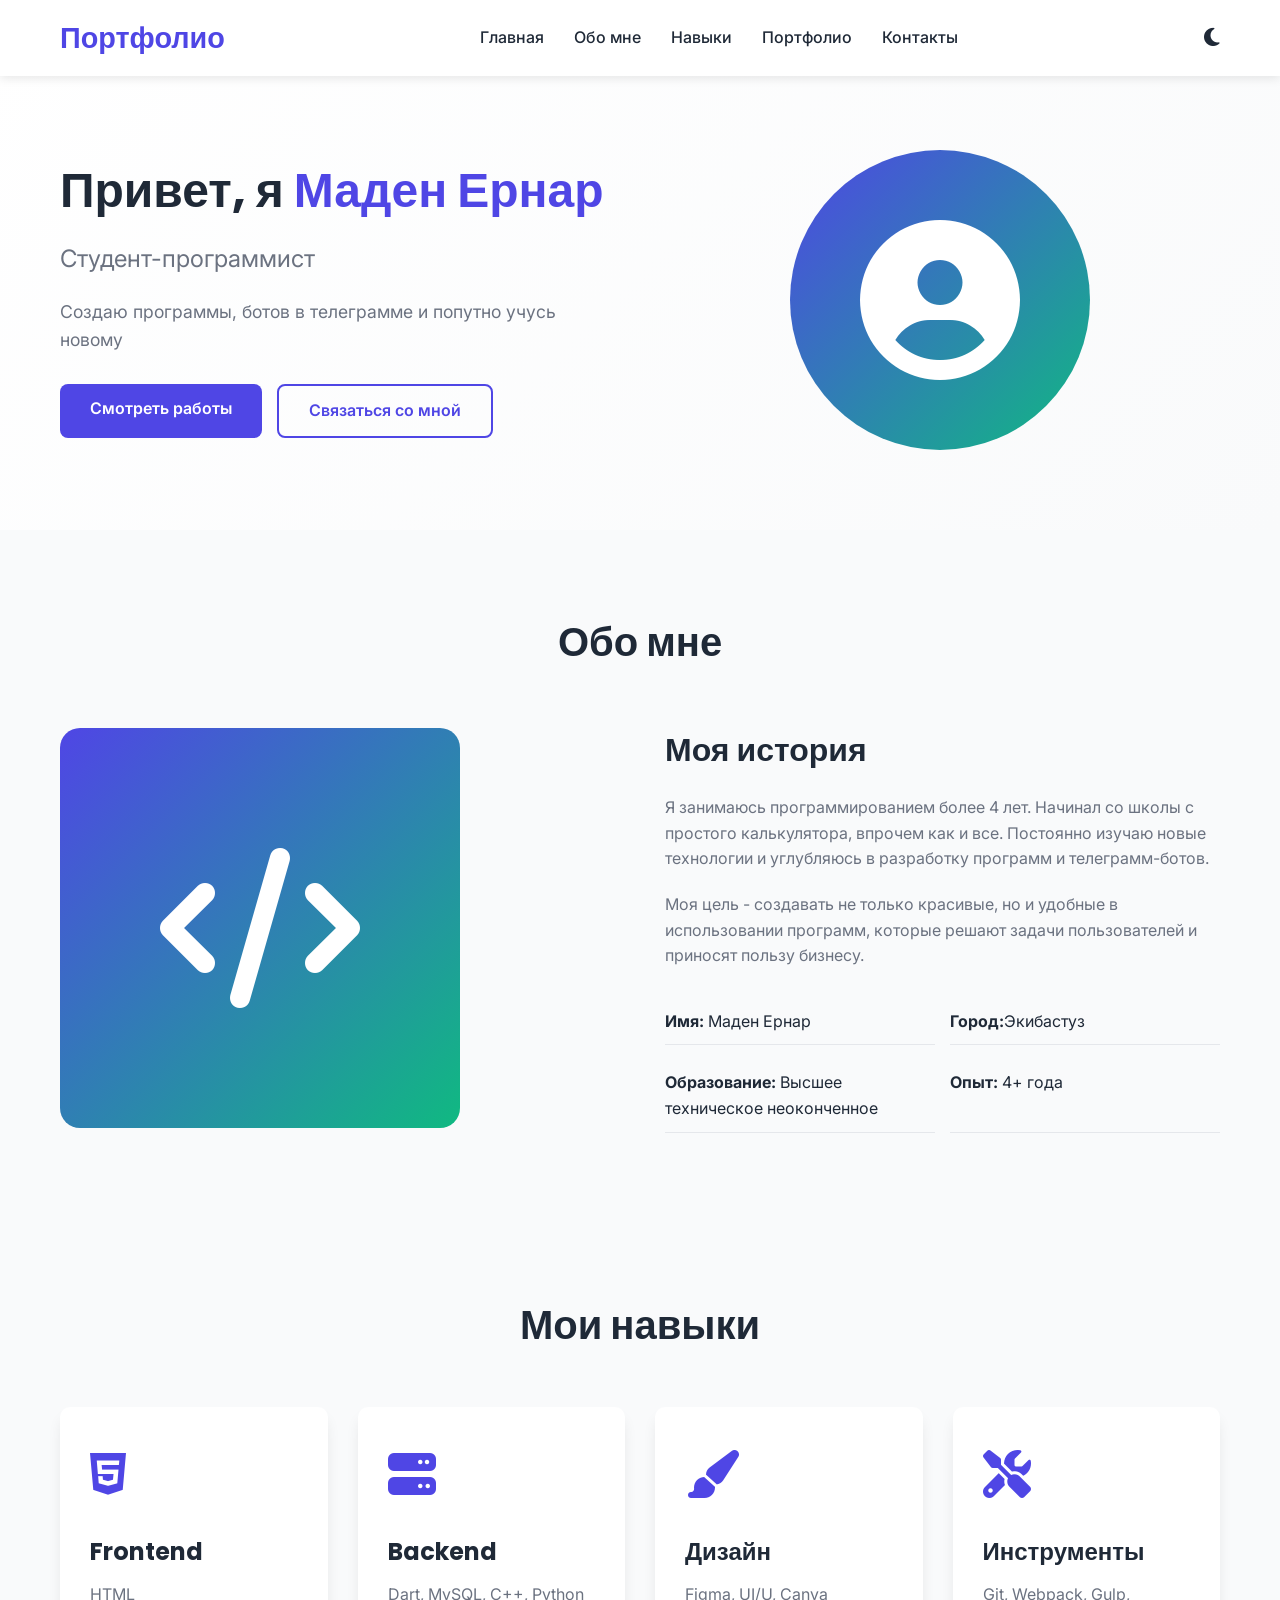
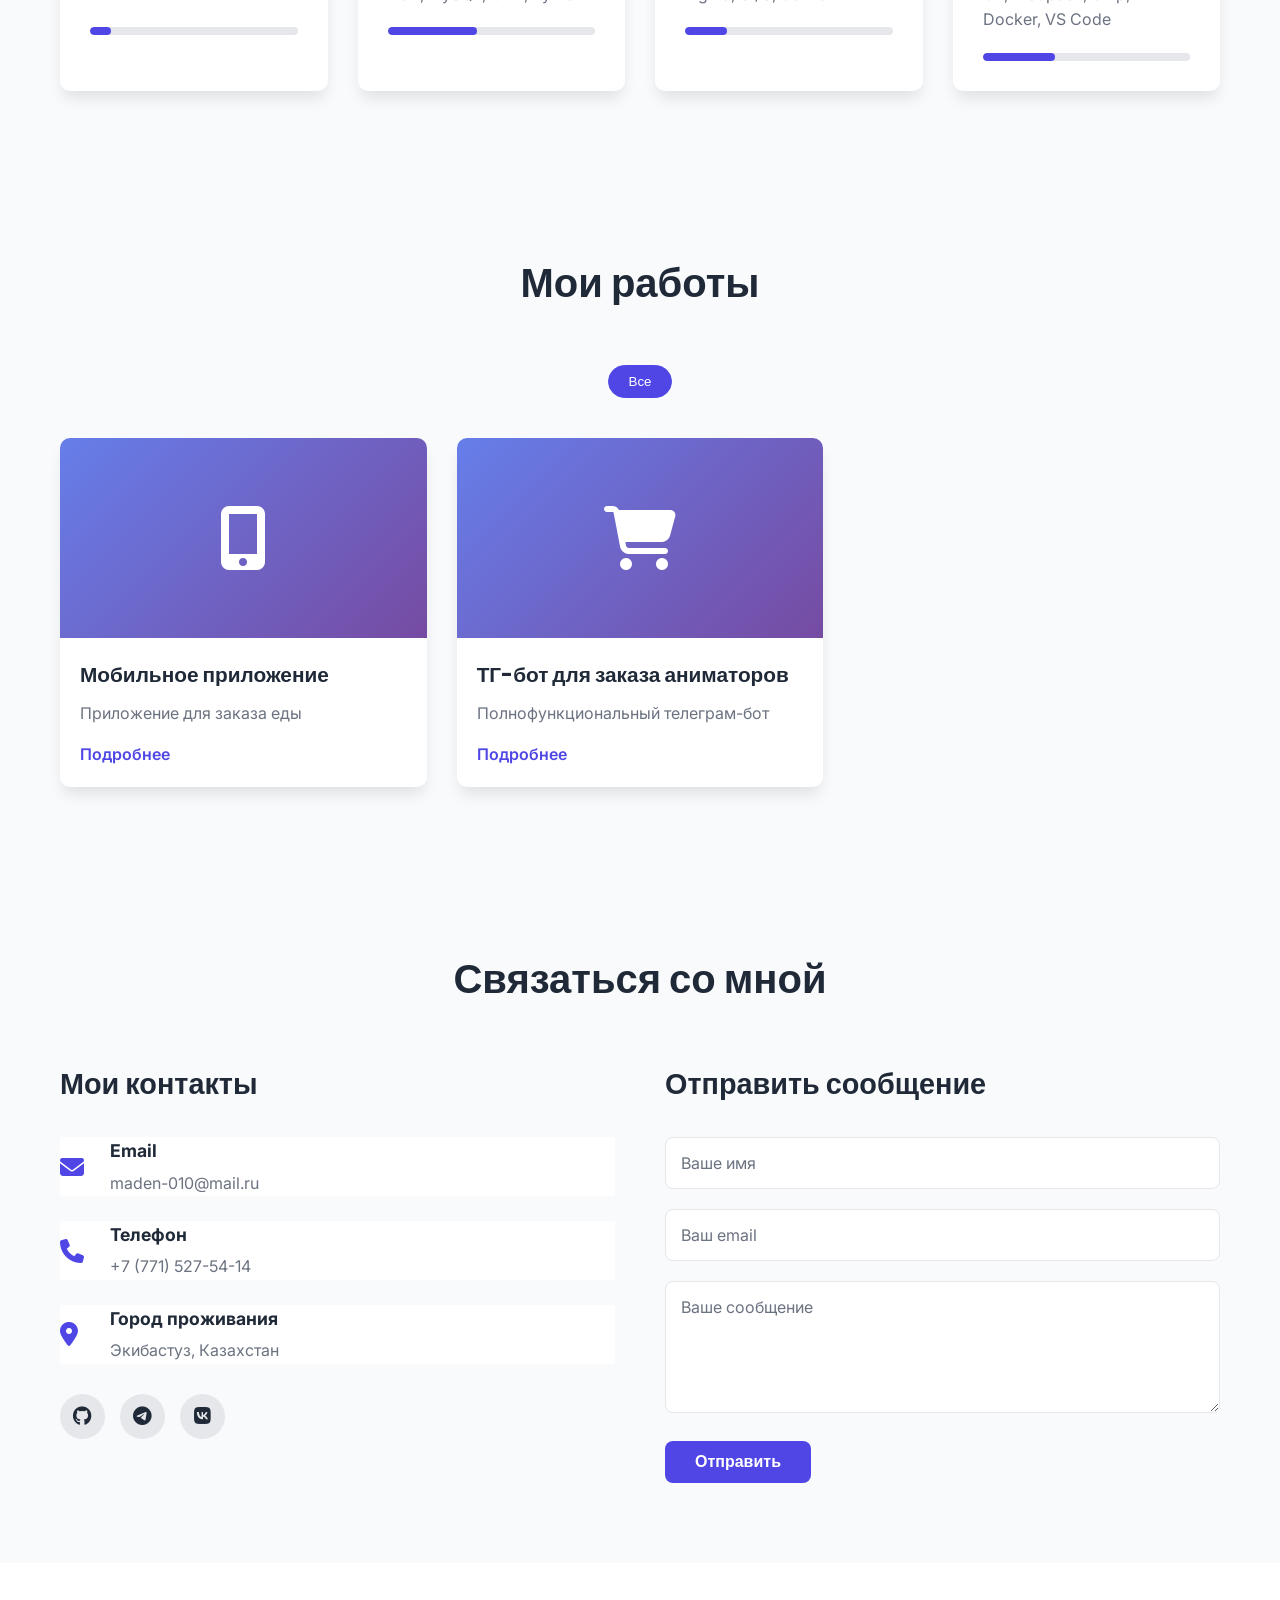
<file: index.html>
<!DOCTYPE html>
<html lang="ru">
<head>
    <meta charset="UTF-8">
    <meta name="viewport" content="width=device-width, initial-scale=1.0">
    <title>Мое портфолио | Веб-разработчик</title>
    <link rel="stylesheet" href="style.css">
    <link rel="stylesheet" href="https://cdnjs.cloudflare.com/ajax/libs/font-awesome/6.4.0/css/all.min.css">
    <link href="https://fonts.googleapis.com/css2?family=Inter:wght@300;400;500;600;700&family=Poppins:wght@400;500;600;700&display=swap" rel="stylesheet">
</head>
<body>
    <!-- Навигация -->
    <nav class="navbar">
        <div class="container">
            <a href="#" class="logo">Портфолио</a>
            <ul class="nav-links">
                <li><a href="#home">Главная</a></li>
                <li><a href="#about">Обо мне</a></li>
                <li><a href="#skills">Навыки</a></li>
                <li><a href="#portfolio">Портфолио</a></li>
                <li><a href="#contact">Контакты</a></li>
            </ul>
            <button class="menu-toggle">
                <i class="fas fa-bars"></i>
            </button>
        </div>
    </nav>

    <!-- Главный экран -->
    <section id="home" class="hero">
        <div class="container">
            <div class="hero-content">
                <h1 class="hero-title">Привет, я <span class="highlight">Маден Ернар</span></h1>
                <p class="hero-subtitle">Студент-программист</p>
                <p class="hero-description">Создаю программы, ботов в телеграмме и попутно учусь новому</p>
                <div class="hero-buttons">
                    <a href="#portfolio" class="btn btn-primary">Смотреть работы</a>
                    <a href="#contact" class="btn btn-secondary">Связаться со мной</a>
                </div>
            </div>
            <div class="hero-image">
                <div class="image-placeholder">
                    <i class="fas fa-user-circle"></i>
                </div>
            </div>
        </div>
    </section>

    <!-- Обо мне -->
    <section id="about" class="about">
        <div class="container">
            <h2 class="section-title">Обо мне</h2>
            <div class="about-content">
                <div class="about-image">
                    <div class="image-placeholder about-img">
                        <i class="fas fa-code"></i>
                    </div>
                </div>
                <div class="about-text">
                    <h3>Моя история</h3>
                    <p>Я занимаюсь программированием более 4 лет. Начинал со школы с простого калькулятора, впрочем как и все. Постоянно изучаю новые технологии и углубляюсь в разработку программ и телеграмм-ботов.</p>
                    <p>Моя цель - создавать не только красивые, но и удобные в использовании программ, которые решают задачи пользователей и приносят пользу бизнесу.</p>
                    <div class="about-details">
                        <div class="detail">
                            <strong>Имя:</strong> Маден Ернар
                        </div>
                        <div class="detail">
                            <strong>Город:</strong>Экибастуз
                        </div>
                        <div class="detail">
                            <strong>Образование:</strong> Высшее техническое неоконченное 
                        </div>
                        <div class="detail">
                            <strong>Опыт:</strong> 4+ года
                        </div>
                    </div>
                </div>
            </div>
        </div>
    </section>

    <!-- Навыки -->
    <section id="skills" class="skills">
        <div class="container">
            <h2 class="section-title">Мои навыки</h2>
            <div class="skills-grid">
                <div class="skill-card">
                    <div class="skill-icon">
                        <i class="fab fa-html5"></i>
                    </div>
                    <h3>Frontend</h3>
                    <p>HTML</p>
                    <div class="skill-bar">
                        <div class="skill-level" style="width: 10%"></div>
                    </div>
                </div>
                <div class="skill-card">
                    <div class="skill-icon">
                        <i class="fas fa-server"></i>
                    </div>
                    <h3>Backend</h3>
                    <p>Dart, MySQL, C++, Python</p>
                    <div class="skill-bar">
                        <div class="skill-level" style="width: 43%"></div>
                    </div>
                </div>
                <div class="skill-card">
                    <div class="skill-icon">
                        <i class="fas fa-paint-brush"></i>
                    </div>
                    <h3>Дизайн</h3>
                    <p>Figma, UI/U, Canva</p>
                    <div class="skill-bar">
                        <div class="skill-level" style="width: 20%"></div>
                    </div>
                </div>
                <div class="skill-card">
                    <div class="skill-icon">
                        <i class="fas fa-tools"></i>
                    </div>
                    <h3>Инструменты</h3>
                    <p>Git, Webpack, Gulp, Docker, VS Code</p>
                    <div class="skill-bar">
                        <div class="skill-level" style="width: 35%"></div>
                    </div>
                </div>
            </div>
        </div>
    </section>

    <!-- Портфолио -->
    <section id="portfolio" class="portfolio">
        <div class="container">
            <h2 class="section-title">Мои работы</h2>
            <div class="portfolio-filter">
                <button class="filter-btn active" data-filter="all">Все</button>
            </div>
            <div class="portfolio-grid">
                <div class="portfolio-item" data-category="app">
                    <div class="portfolio-img">
                        <i class="fas fa-mobile-alt"></i>
                    </div>
                    <div class="portfolio-info">
                        <h3>Мобильное приложение</h3>
                        <p>Приложение для заказа еды</p>
                        <a href="app_detail.html" class="portfolio-link">Подробнее</a>
                    </div>
                </div>
                <div class="portfolio-item" data-category="app">
                    <div class="portfolio-img">
                        <i class="fas fa-shopping-cart"></i>
                    </div>
                    <div class="portfolio-info">
                        <h3>ТГ-бот для заказа аниматоров</h3>
                        <p>Полнофункциональный телеграм-бот</p>
                        <a href="bot_detail.html" class="portfolio-link">Подробнее</a>
                    </div>
                </div>
            </div>
        </div>
    </section>

    <!-- Контакты -->
    <section id="contact" class="contact">
        <div class="container">
            <h2 class="section-title">Связаться со мной</h2>
            <div class="contact-content">
                <div class="contact-info">
                    <h3>Мои контакты</h3>
                    <div class="contact-item">
                        <i class="fas fa-envelope"></i>
                        <div>
                            <h4>Email</h4>
                            <p>maden-010@mail.ru</p>
                        </div>
                    </div>
                    <div class="contact-item">
                        <i class="fas fa-phone"></i>
                        <div>
                            <h4>Телефон</h4>
                            <p>+7 (771) 527-54-14</p>
                        </div>
                    </div>
                    <div class="contact-item">
                        <i class="fas fa-map-marker-alt"></i>
                        <div>
                            <h4>Город проживания</h4>
                            <p>Экибастуз, Казахстан</p>
                        </div>
                    </div>
                    <div class="social-links">
                        <a href="https://github.com/DragoKZs"><i class="fab fa-github"></i></a>
                        <a href="https://t.me/lilbitch06"><i class="fab fa-telegram"></i></a>
                        <a href="https://vk.com/emaden"><i class="fab fa-vk"></i></a>
                    </div>
                </div>
                <div class="contact-form">
                    <h3>Отправить сообщение</h3>
                    <form id="contactForm">
                        <div class="form-group">
                            <input type="text" placeholder="Ваше имя" required>
                        </div>
                        <div class="form-group">
                            <input type="email" placeholder="Ваш email" required>
                        </div>
                        <div class="form-group">
                            <textarea placeholder="Ваше сообщение" rows="5" required></textarea>
                        </div>
                        <button type="submit" class="btn btn-primary">Отправить</button>
                    </form>
                </div>
            </div>
        </div>
    </section>

    <!-- Футер -->
    <footer class="footer">
        <div class="container">
            <p>&copy; 2026 Маден Ернар. Все права защищены.</p>
            <p>Портфолио студента-разработчика</p>
        </div>
    </footer>

    <!-- Кнопка "Наверх" -->
    <a href="#home" class="scroll-top">
        <i class="fas fa-chevron-up"></i>
    </a>

    <script src="script.js"></script>
</body>
</html>
</file>
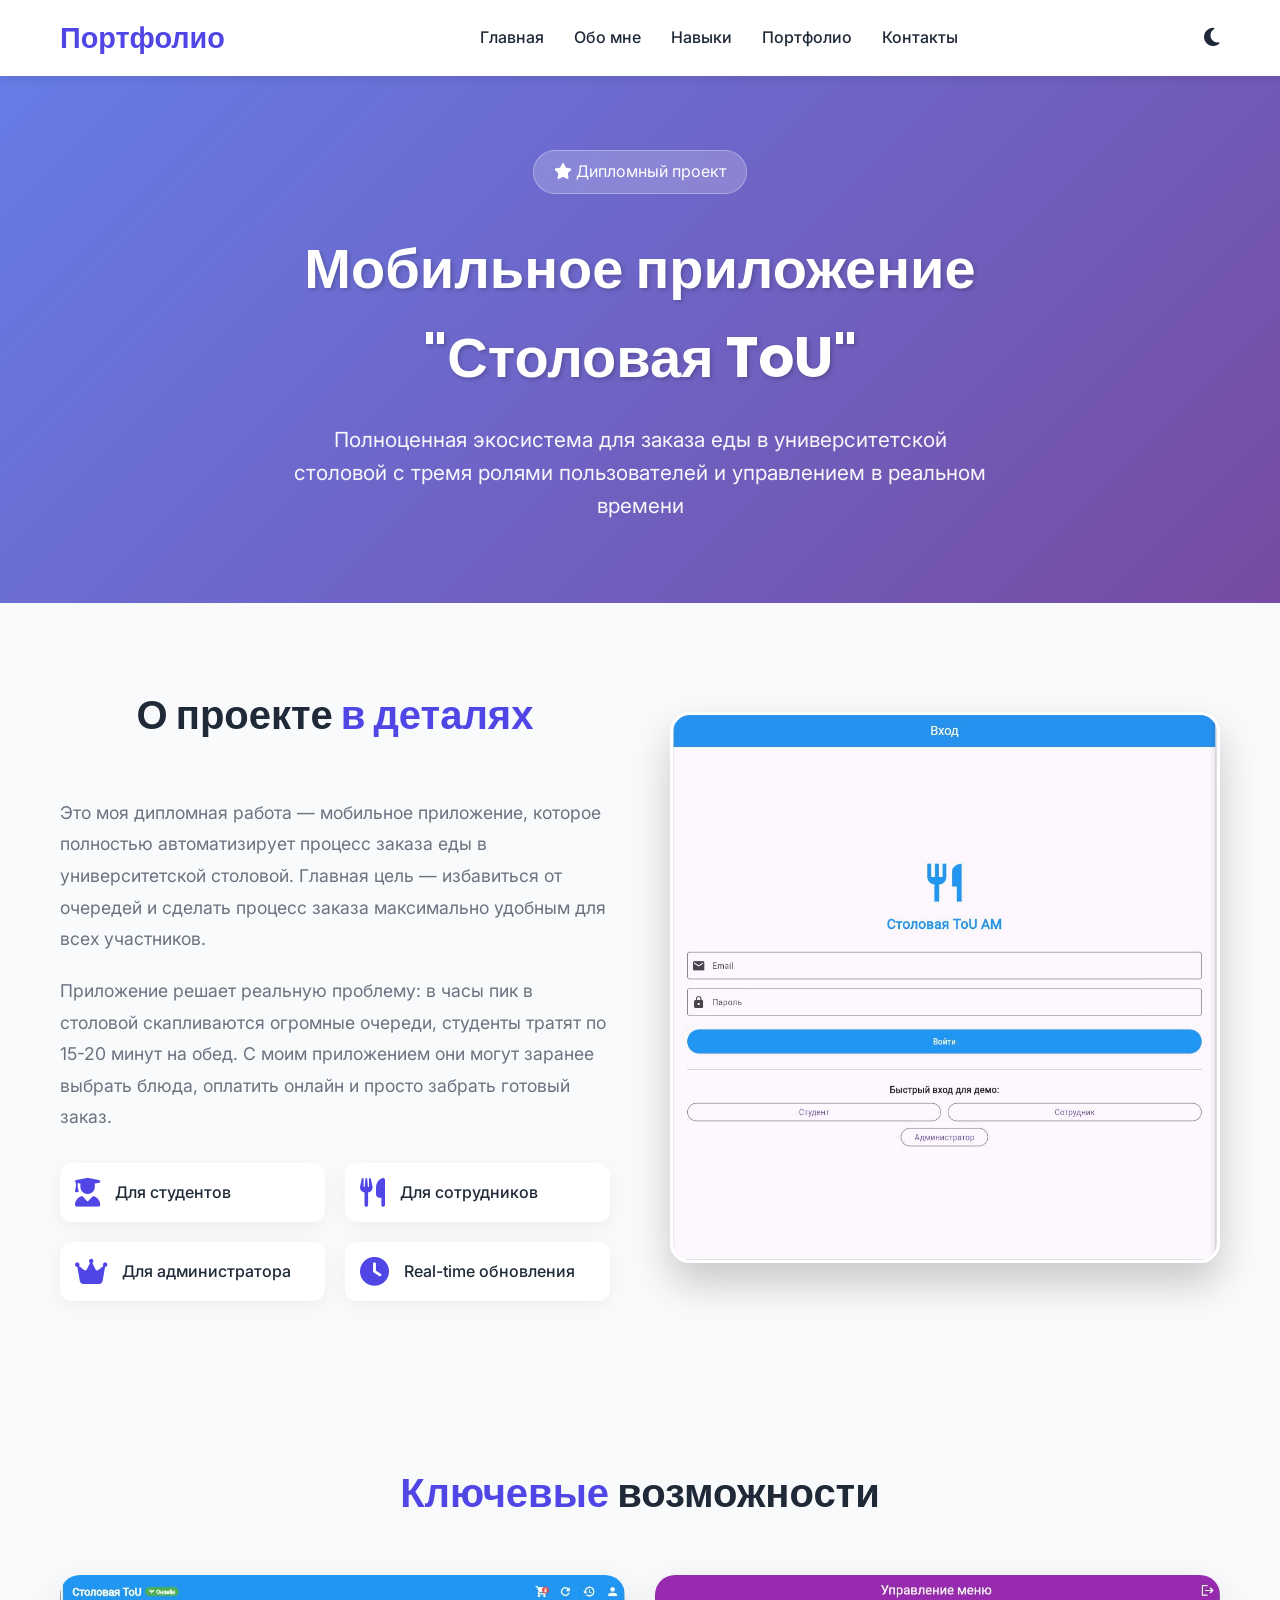
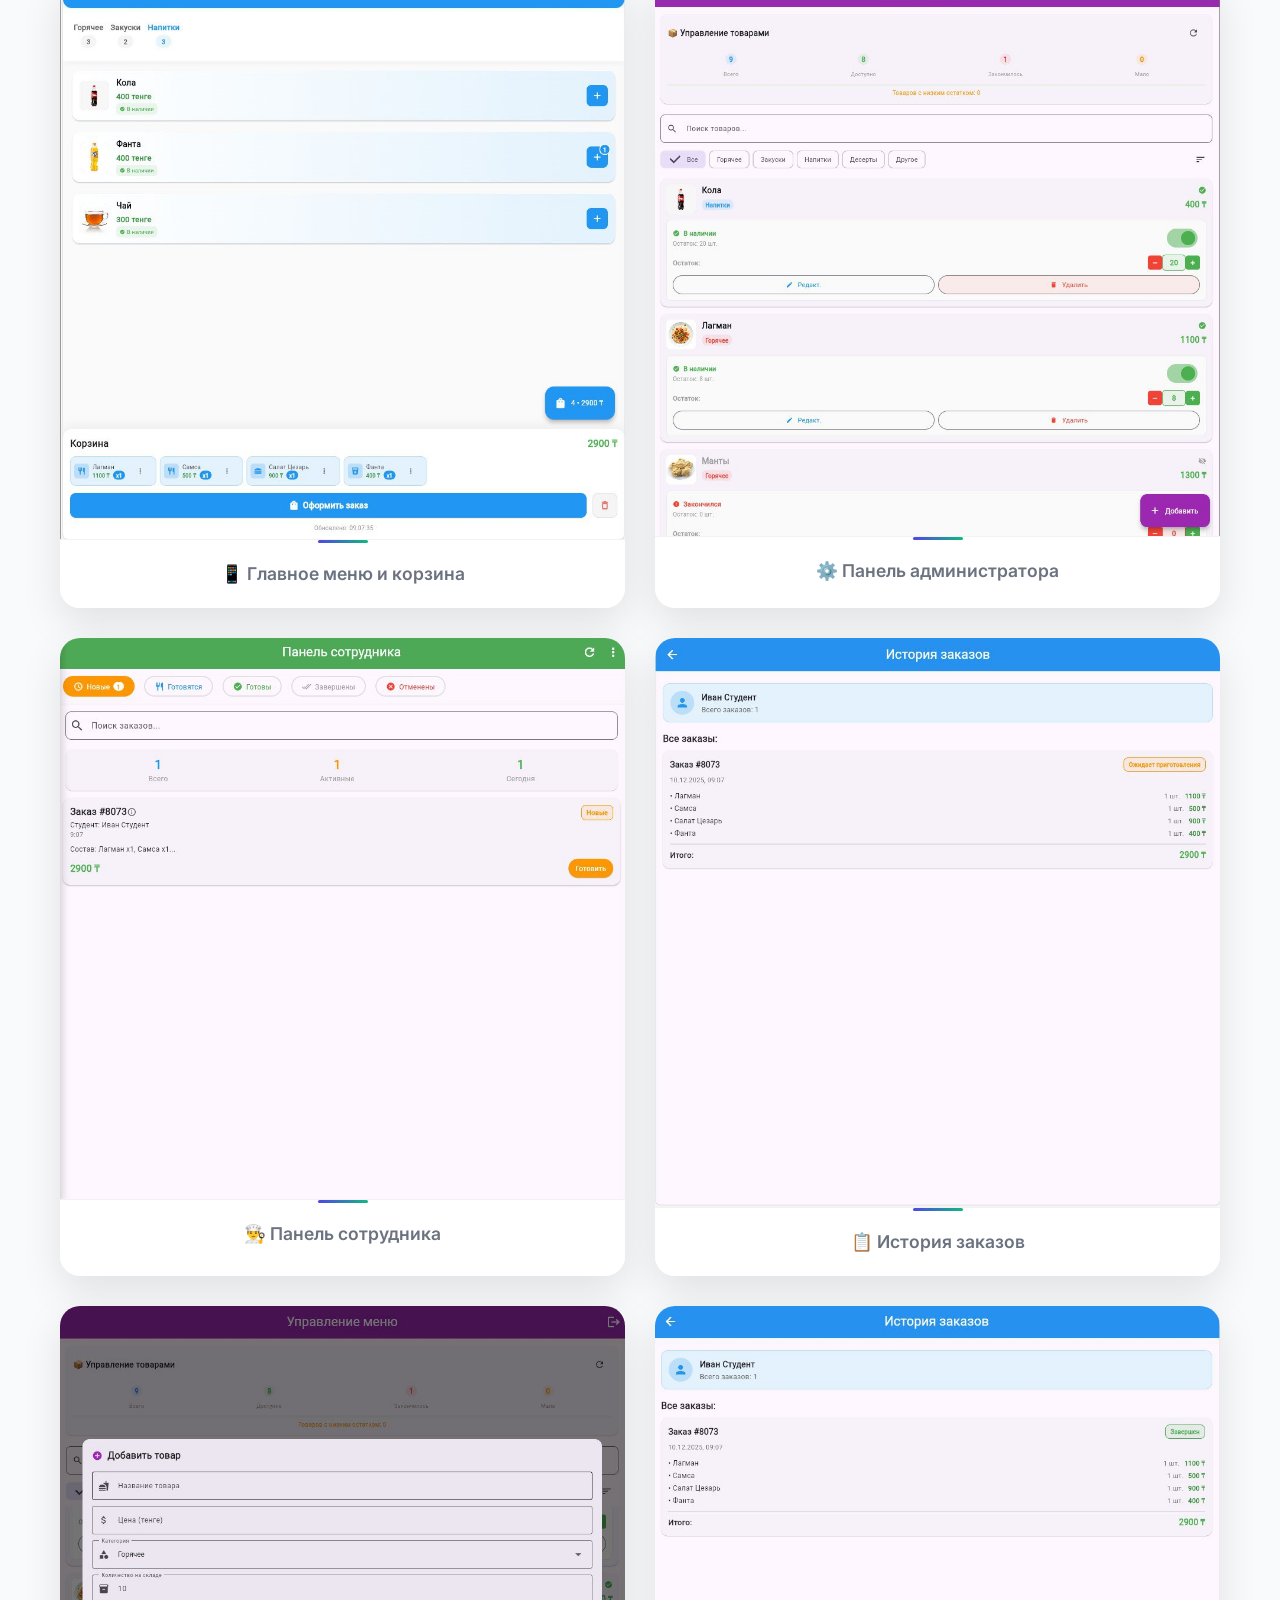
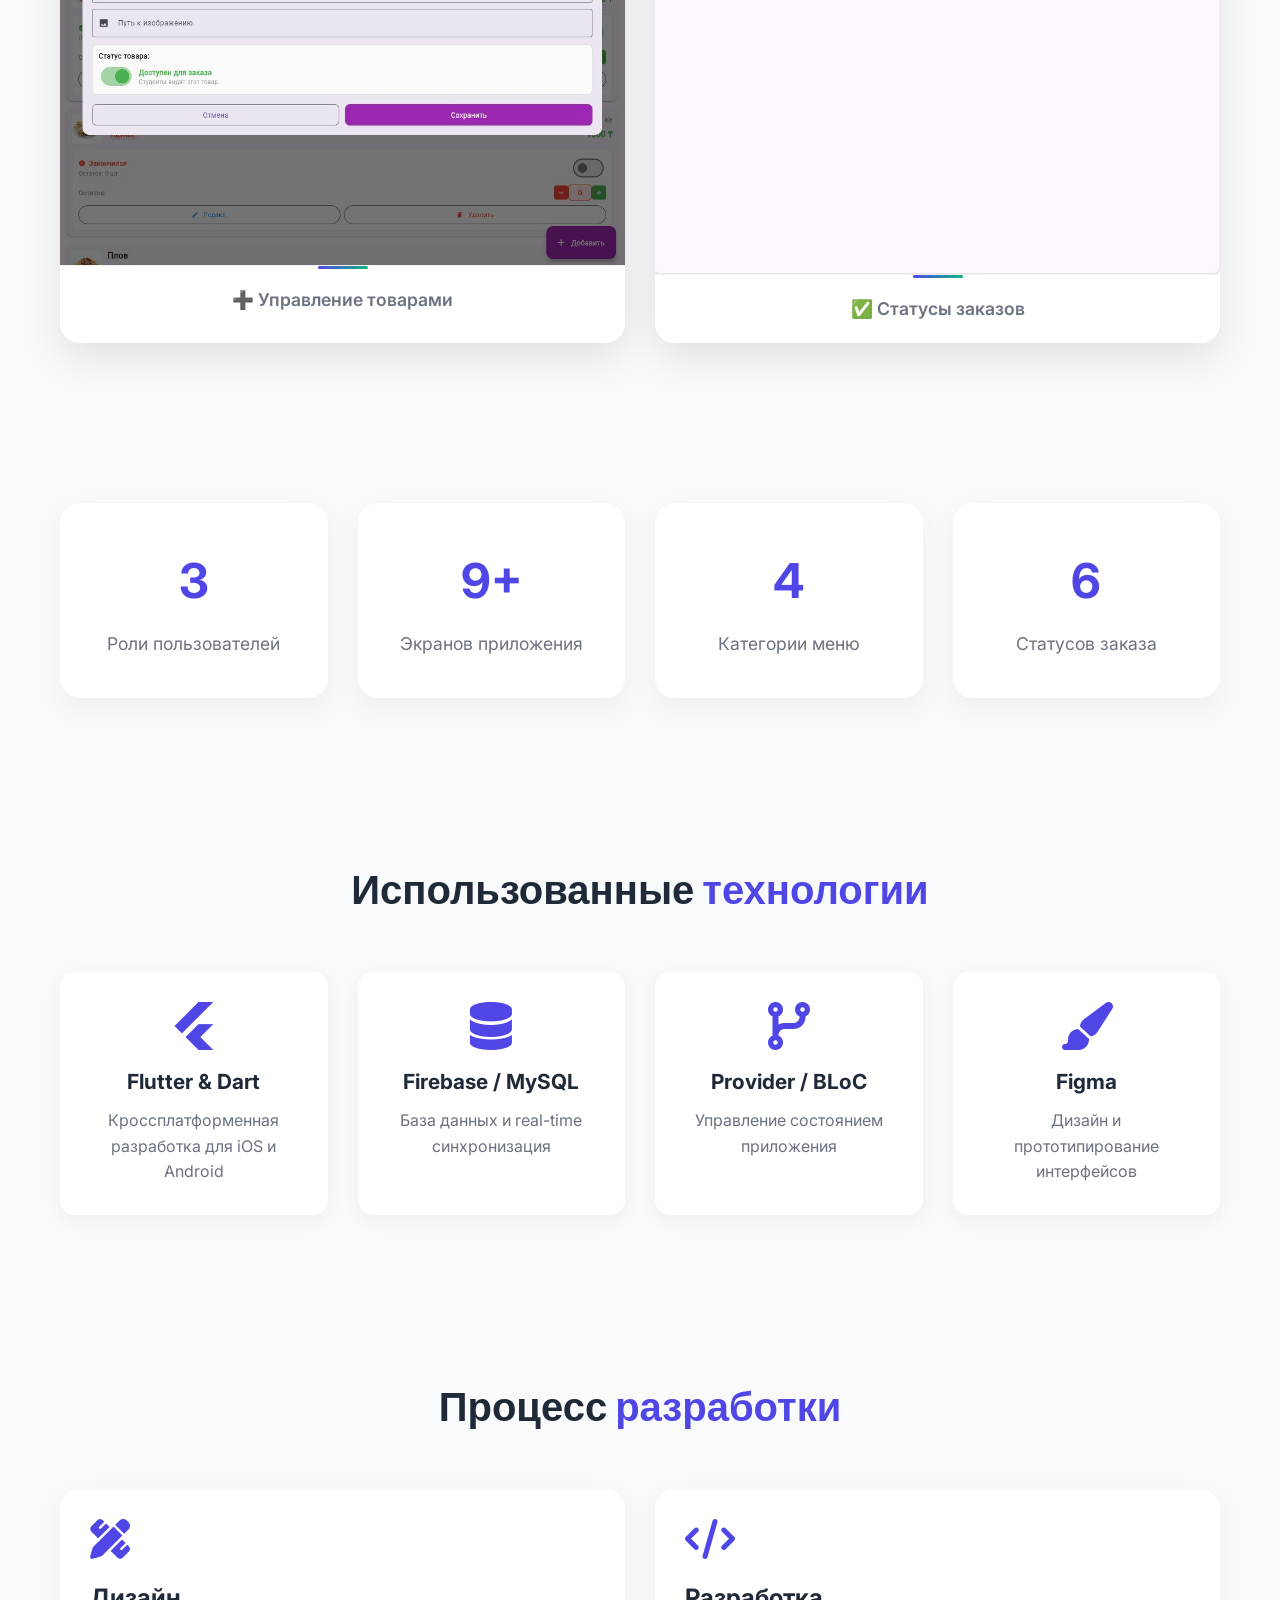
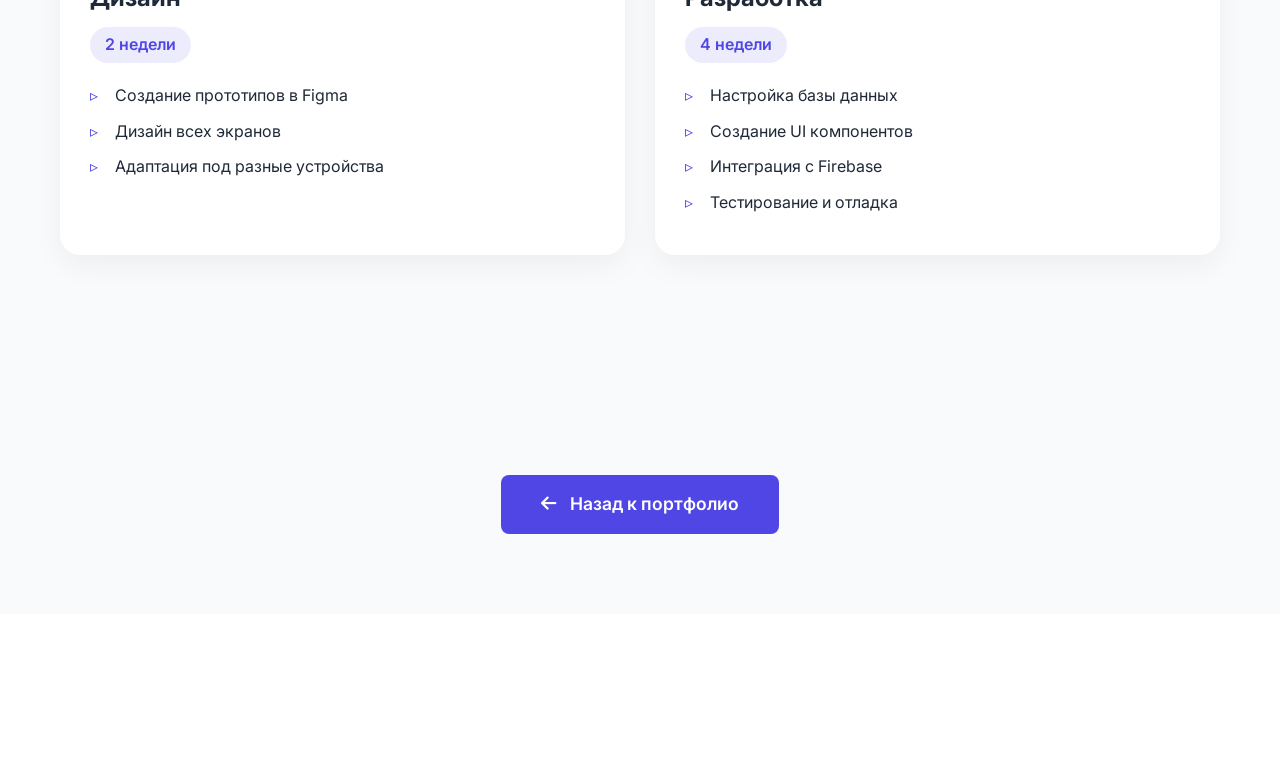
<file: app_detail.html>
<!DOCTYPE html>
<html lang="ru" data-theme="light">
<head>
    <meta charset="UTF-8">
    <meta name="viewport" content="width=device-width, initial-scale=1.0">
    <title>Мобильное приложение "Столовая ToU" | Портфолио Мадена Ернара</title>
    <link rel="stylesheet" href="style.css">
    <link rel="stylesheet" href="https://cdnjs.cloudflare.com/ajax/libs/font-awesome/6.4.0/css/all.min.css">
    <link href="https://fonts.googleapis.com/css2?family=Inter:wght@300;400;500;600;700&family=Poppins:wght@400;500;600;700&display=swap" rel="stylesheet">
    <style>
        /* Дополнительные стили для страницы проекта */
        .project-hero {
            padding: 150px 0 80px;
            background: linear-gradient(135deg, #667eea 0%, #764ba2 100%);
            color: white;
            text-align: center;
        }
        
        .project-hero h1 {
            font-family: 'Poppins', sans-serif;
            font-size: 3.5rem;
            font-weight: 700;
            margin-bottom: 20px;
            text-shadow: 2px 2px 4px rgba(0,0,0,0.2);
        }
        
        .project-hero p {
            font-size: 1.3rem;
            max-width: 700px;
            margin: 0 auto;
            opacity: 0.95;
        }
        
        .project-hero .project-badge {
            display: inline-block;
            background: rgba(255,255,255,0.2);
            backdrop-filter: blur(10px);
            padding: 8px 20px;
            border-radius: 50px;
            font-size: 1rem;
            margin-bottom: 30px;
            border: 1px solid rgba(255,255,255,0.3);
        }
        
        .project-section {
            padding: 80px 0;
        }
        
        .project-section.bg-light {
            background-color: var(--light-color);
        }
        
        .project-section h2 {
            font-family: 'Poppins', sans-serif;
            font-size: 2.5rem;
            text-align: center;
            margin-bottom: 50px;
            color: var(--dark-color);
        }
        
        .project-section h2 .highlight {
            color: var(--primary-color);
        }
        
        .overview-grid {
            display: grid;
            grid-template-columns: 1fr 1fr;
            gap: 60px;
            align-items: center;
        }
        
        .overview-text p {
            font-size: 1.1rem;
            line-height: 1.8;
            color: var(--gray-color);
            margin-bottom: 20px;
        }
        
        .feature-grid {
            display: grid;
            grid-template-columns: repeat(2, 1fr);
            gap: 20px;
            margin-top: 30px;
        }
        
        .feature-item {
            display: flex;
            align-items: center;
            gap: 15px;
            padding: 15px;
            background: white;
            border-radius: 12px;
            box-shadow: 0 5px 20px rgba(0,0,0,0.05);
            transition: var(--transition);
        }
        
        .feature-item:hover {
            transform: translateX(10px);
            box-shadow: 0 10px 30px rgba(79, 70, 229, 0.15);
        }
        
        .feature-item i {
            font-size: 1.8rem;
            color: var(--primary-color);
        }
        
        .feature-item span {
            font-weight: 500;
        }
        
        .tech-grid {
            display: grid;
            grid-template-columns: repeat(auto-fit, minmax(250px, 1fr));
            gap: 30px;
            margin-top: 30px;
        }
        
        .tech-card {
            background: white;
            padding: 30px;
            border-radius: 15px;
            box-shadow: 0 5px 20px rgba(0,0,0,0.05);
            text-align: center;
            transition: var(--transition);
        }
        
        .tech-card:hover {
            transform: translateY(-10px);
            box-shadow: 0 20px 40px rgba(79, 70, 229, 0.2);
        }
        
        .tech-card i {
            font-size: 3rem;
            color: var(--primary-color);
            margin-bottom: 15px;
        }
        
        .tech-card h3 {
            font-size: 1.3rem;
            margin-bottom: 10px;
        }
        
        .tech-card p {
            color: var(--gray-color);
        }
        
        .main-screenshot {
            text-align: center;
        }
        
        .main-screenshot img {
            max-width: 100%;
            height: auto;
            border-radius: 20px;
            box-shadow: 0 20px 40px rgba(0,0,0,0.2);
            border: 3px solid white;
        }
        
        .screenshot-gallery-modern {
            display: grid;
            grid-template-columns: repeat(auto-fit, minmax(400px, 1fr));
            gap: 30px;
        }
        
        .gallery-card {
            background: white;
            border-radius: 20px;
            overflow: hidden;
            box-shadow: 0 15px 40px rgba(0,0,0,0.1);
            transition: var(--transition);
        }
        
        .gallery-card:hover {
            transform: translateY(-10px);
            box-shadow: 0 30px 60px rgba(79, 70, 229, 0.3);
        }
        
        .gallery-card img {
            width: 100%;
            height: auto;
            display: block;
        }
        
        .gallery-card p {
            padding: 20px;
            font-weight: 600;
            font-size: 1.1rem;
            text-align: center;
            background: white;
            margin: 0;
            border-top: 1px solid rgba(0,0,0,0.05);
            position: relative;
        }
        
        .gallery-card p::before {
            content: '';
            position: absolute;
            top: 0;
            left: 50%;
            transform: translateX(-50%);
            width: 50px;
            height: 3px;
            background: linear-gradient(90deg, var(--primary-color), var(--secondary-color));
            border-radius: 3px;
        }
        
        .stats-grid {
            display: grid;
            grid-template-columns: repeat(4, 1fr);
            gap: 30px;
            text-align: center;
        }
        
        .stat-item {
            background: white;
            padding: 40px 20px;
            border-radius: 20px;
            box-shadow: 0 10px 30px rgba(0,0,0,0.05);
            transition: var(--transition);
        }
        
        .stat-item:hover {
            transform: translateY(-10px);
            box-shadow: 0 20px 40px rgba(79, 70, 229, 0.2);
        }
        
        .stat-number {
            font-size: 3rem;
            font-weight: 700;
            color: var(--primary-color);
            margin-bottom: 10px;
        }
        
        .stat-label {
            font-size: 1.1rem;
            color: var(--gray-color);
        }
        
        .role-timeline {
            display: grid;
            grid-template-columns: repeat(2, 1fr);
            gap: 30px;
        }
        
        .role-card {
            background: white;
            padding: 30px;
            border-radius: 20px;
            box-shadow: 0 10px 30px rgba(0,0,0,0.05);
            transition: var(--transition);
        }
        
        .role-card:hover {
            transform: translateY(-10px);
            box-shadow: 0 20px 40px rgba(79, 70, 229, 0.2);
        }
        
        .role-card i {
            font-size: 2.5rem;
            color: var(--primary-color);
            margin-bottom: 20px;
        }
        
        .role-card h3 {
            font-size: 1.5rem;
            margin-bottom: 10px;
        }
        
        .role-card .date {
            color: var(--primary-color);
            font-weight: 600;
            margin-bottom: 20px;
            display: inline-block;
            padding: 5px 15px;
            background: rgba(79, 70, 229, 0.1);
            border-radius: 30px;
        }
        
        .role-card ul {
            list-style: none;
            padding: 0;
        }
        
        .role-card ul li {
            margin-bottom: 10px;
            padding-left: 25px;
            position: relative;
        }
        
        .role-card ul li::before {
            content: '▹';
            position: absolute;
            left: 0;
            color: var(--primary-color);
        }
        
        .navigation-buttons {
            display: flex;
            justify-content: center;
            margin-top: 60px;
        }
        
        /* Стили для темной темы */
        [data-theme="dark"] .project-section.bg-light {
            background-color: #1a2332 !important;
        }
        
        [data-theme="dark"] .gallery-card,
        [data-theme="dark"] .tech-card,
        [data-theme="dark"] .role-card,
        [data-theme="dark"] .stat-item,
        [data-theme="dark"] .feature-item {
            background-color: #1e293b !important;
            box-shadow: 0 10px 30px rgba(0, 0, 0, 0.3);
        }
        
        [data-theme="dark"] .gallery-card p {
            background-color: #1e293b;
            color: #f1f5f9;
            border-top-color: #334155;
        }
        
        [data-theme="dark"] .tech-card h3,
        [data-theme="dark"] .role-card h3,
        [data-theme="dark"] .stat-number,
        [data-theme="dark"] .feature-item span {
            color: #f1f5f9;
        }
        
        [data-theme="dark"] .tech-card p,
        [data-theme="dark"] .role-card ul li,
        [data-theme="dark"] .stat-label {
            color: #94a3b8;
        }
        
        [data-theme="dark"] .main-screenshot {
            background: #1e293b;
            padding: 20px;
            border-radius: 20px;
        }
        
        [data-theme="dark"] .main-screenshot img {
            border-color: #334155;
        }
        
        [data-theme="dark"] .navigation-buttons .btn-primary {
            background-color: #4f46e5;
            box-shadow: 0 5px 15px rgba(79, 70, 229, 0.3);
        }
        
        [data-theme="dark"] .project-hero {
            background: linear-gradient(135deg, #1e293b 0%, #0f172a 100%);
        }
        
        @media (max-width: 992px) {
            .overview-grid,
            .stats-grid,
            .role-timeline {
                grid-template-columns: 1fr;
            }
            
            .project-hero h1 {
                font-size: 2.5rem;
            }
            
            .feature-grid {
                grid-template-columns: 1fr;
            }
        }
        
        @media (max-width: 768px) {
            .project-hero {
                padding: 120px 0 60px;
            }
            
            .project-hero h1 {
                font-size: 2rem;
            }
            
            .screenshot-gallery-modern {
                grid-template-columns: 1fr;
            }
        }
    </style>
</head>
<body>
    <!-- Навигация -->
    <nav class="navbar">
        <div class="container">
            <a href="index.html" class="logo">Портфолио</a>
            <ul class="nav-links">
                <li><a href="index.html#home">Главная</a></li>
                <li><a href="index.html#about">Обо мне</a></li>
                <li><a href="index.html#skills">Навыки</a></li>
                <li><a href="index.html#portfolio">Портфолио</a></li>
                <li><a href="index.html#contact">Контакты</a></li>
            </ul>
            <button class="menu-toggle">
                <i class="fas fa-bars"></i>
            </button>
        </div>
    </nav>

    <!-- Hero секция проекта -->
    <section class="project-hero">
        <div class="container">
            <span class="project-badge">
                <i class="fas fa-star"></i> Дипломный проект
            </span>
            <h1>Мобильное приложение<br>"Столовая ToU"</h1>
            <p>Полноценная экосистема для заказа еды в университетской столовой с тремя ролями пользователей и управлением в реальном времени</p>
        </div>
    </section>

    <!-- Обзор проекта -->
    <section class="project-section">
        <div class="container">
            <div class="overview-grid">
                <div class="overview-text">
                    <h2>О проекте <span class="highlight">в деталях</span></h2>
                    <p>Это моя дипломная работа — мобильное приложение, которое полностью автоматизирует процесс заказа еды в университетской столовой. Главная цель — избавиться от очередей и сделать процесс заказа максимально удобным для всех участников.</p>
                    <p>Приложение решает реальную проблему: в часы пик в столовой скапливаются огромные очереди, студенты тратят по 15-20 минут на обед. С моим приложением они могут заранее выбрать блюда, оплатить онлайн и просто забрать готовый заказ.</p>
                    
                    <div class="feature-grid">
                        <div class="feature-item">
                            <i class="fas fa-user-graduate"></i>
                            <span>Для студентов</span>
                        </div>
                        <div class="feature-item">
                            <i class="fas fa-utensils"></i>
                            <span>Для сотрудников</span>
                        </div>
                        <div class="feature-item">
                            <i class="fas fa-crown"></i>
                            <span>Для администратора</span>
                        </div>
                        <div class="feature-item">
                            <i class="fas fa-clock"></i>
                            <span>Real-time обновления</span>
                        </div>
                    </div>
                </div>
                
                <div class="main-screenshot">
                    <img src="5316504544596396802.jpg" alt="Экран входа в приложение">
                </div>
            </div>
        </div>
    </section>

    <!-- Ключевые возможности -->
    <section class="project-section bg-light">
        <div class="container">
            <h2><span class="highlight">Ключевые</span> возможности</h2>
            
            <div class="screenshot-gallery-modern">
                <div class="gallery-card">
                    <img src="5316504544596396820.jpg" alt="Главное меню">
                    <p>📱 Главное меню и корзина</p>
                </div>
                <div class="gallery-card">
                    <img src="5316504544596396809.jpg" alt="Управление меню">
                    <p>⚙️ Панель администратора</p>
                </div>
                <div class="gallery-card">
                    <img src="5316504544596396824.jpg" alt="Панель сотрудника">
                    <p>👨‍🍳 Панель сотрудника</p>
                </div>
                <div class="gallery-card">
                    <img src="5316504544596396821.jpg" alt="История заказов">
                    <p>📋 История заказов</p>
                </div>
                <div class="gallery-card">
                    <img src="5316504544596396811.jpg" alt="Добавление товара">
                    <p>➕ Управление товарами</p>
                </div>
                <div class="gallery-card">
                    <img src="5316504544596396826.jpg" alt="Завершенный заказ">
                    <p>✅ Статусы заказов</p>
                </div>
            </div>
        </div>
    </section>

    <!-- Статистика проекта -->
    <section class="project-section">
        <div class="container">
            <div class="stats-grid">
                <div class="stat-item">
                    <div class="stat-number">3</div>
                    <div class="stat-label">Роли пользователей</div>
                </div>
                <div class="stat-item">
                    <div class="stat-number">9+</div>
                    <div class="stat-label">Экранов приложения</div>
                </div>
                <div class="stat-item">
                    <div class="stat-number">4</div>
                    <div class="stat-label">Категории меню</div>
                </div>
                <div class="stat-item">
                    <div class="stat-number">6</div>
                    <div class="stat-label">Статусов заказа</div>
                </div>
            </div>
        </div>
    </section>

    <!-- Технологии -->
    <section class="project-section bg-light">
        <div class="container">
            <h2>Использованные <span class="highlight">технологии</span></h2>
            
            <div class="tech-grid">
                <div class="tech-card">
                    <i class="fab fa-flutter"></i>
                    <h3>Flutter & Dart</h3>
                    <p>Кроссплатформенная разработка для iOS и Android</p>
                </div>
                <div class="tech-card">
                    <i class="fas fa-database"></i>
                    <h3>Firebase / MySQL</h3>
                    <p>База данных и real-time синхронизация</p>
                </div>
                <div class="tech-card">
                    <i class="fas fa-code-branch"></i>
                    <h3>Provider / BLoC</h3>
                    <p>Управление состоянием приложения</p>
                </div>
                <div class="tech-card">
                    <i class="fas fa-paint-brush"></i>
                    <h3>Figma</h3>
                    <p>Дизайн и прототипирование интерфейсов</p>
                </div>
            </div>
        </div>
    </section>

    <!-- Моя роль и сроки -->
    <section class="project-section">
        <div class="container">
            <h2>Процесс <span class="highlight">разработки</span></h2>
            
            <div class="role-timeline">
                <div class="role-card">
                    <i class="fas fa-pencil-ruler"></i>
                    <h3>Дизайн</h3>
                    <span class="date">2 недели</span>
                    <ul>
                        <li>Создание прототипов в Figma</li>
                        <li>Дизайн всех экранов</li>
                        <li>Адаптация под разные устройства</li>
                    </ul>
                </div>
                
                <div class="role-card">
                    <i class="fas fa-code"></i>
                    <h3>Разработка</h3>
                    <span class="date">4 недели</span>
                    <ul>
                        <li>Настройка базы данных</li>
                        <li>Создание UI компонентов</li>
                        <li>Интеграция с Firebase</li>
                        <li>Тестирование и отладка</li>
                    </ul>
                </div>
            </div>
        </div>
    </section>

    <!-- Навигация -->
    <section class="project-section bg-light">
        <div class="container">
            <div class="navigation-buttons">
                <a href="index.html#portfolio" class="btn btn-primary" style="padding: 15px 40px; font-size: 1.1rem;">
                    <i class="fas fa-arrow-left" style="margin-right: 10px;"></i> Назад к портфолио
                </a>
            </div>
        </div>
    </section>

    <!-- Футер -->
    <footer class="footer">
        <div class="container">
            <p>&copy; 2026 Маден Ернар. Все права защищены.</p>
            <p>Портфолио студента-разработчика</p>
        </div>
    </footer>

    <!-- Кнопка "Наверх" -->
    <a href="#" class="scroll-top">
        <i class="fas fa-chevron-up"></i>
    </a>

    <script src="script.js"></script>
</body>
</html>
</file>
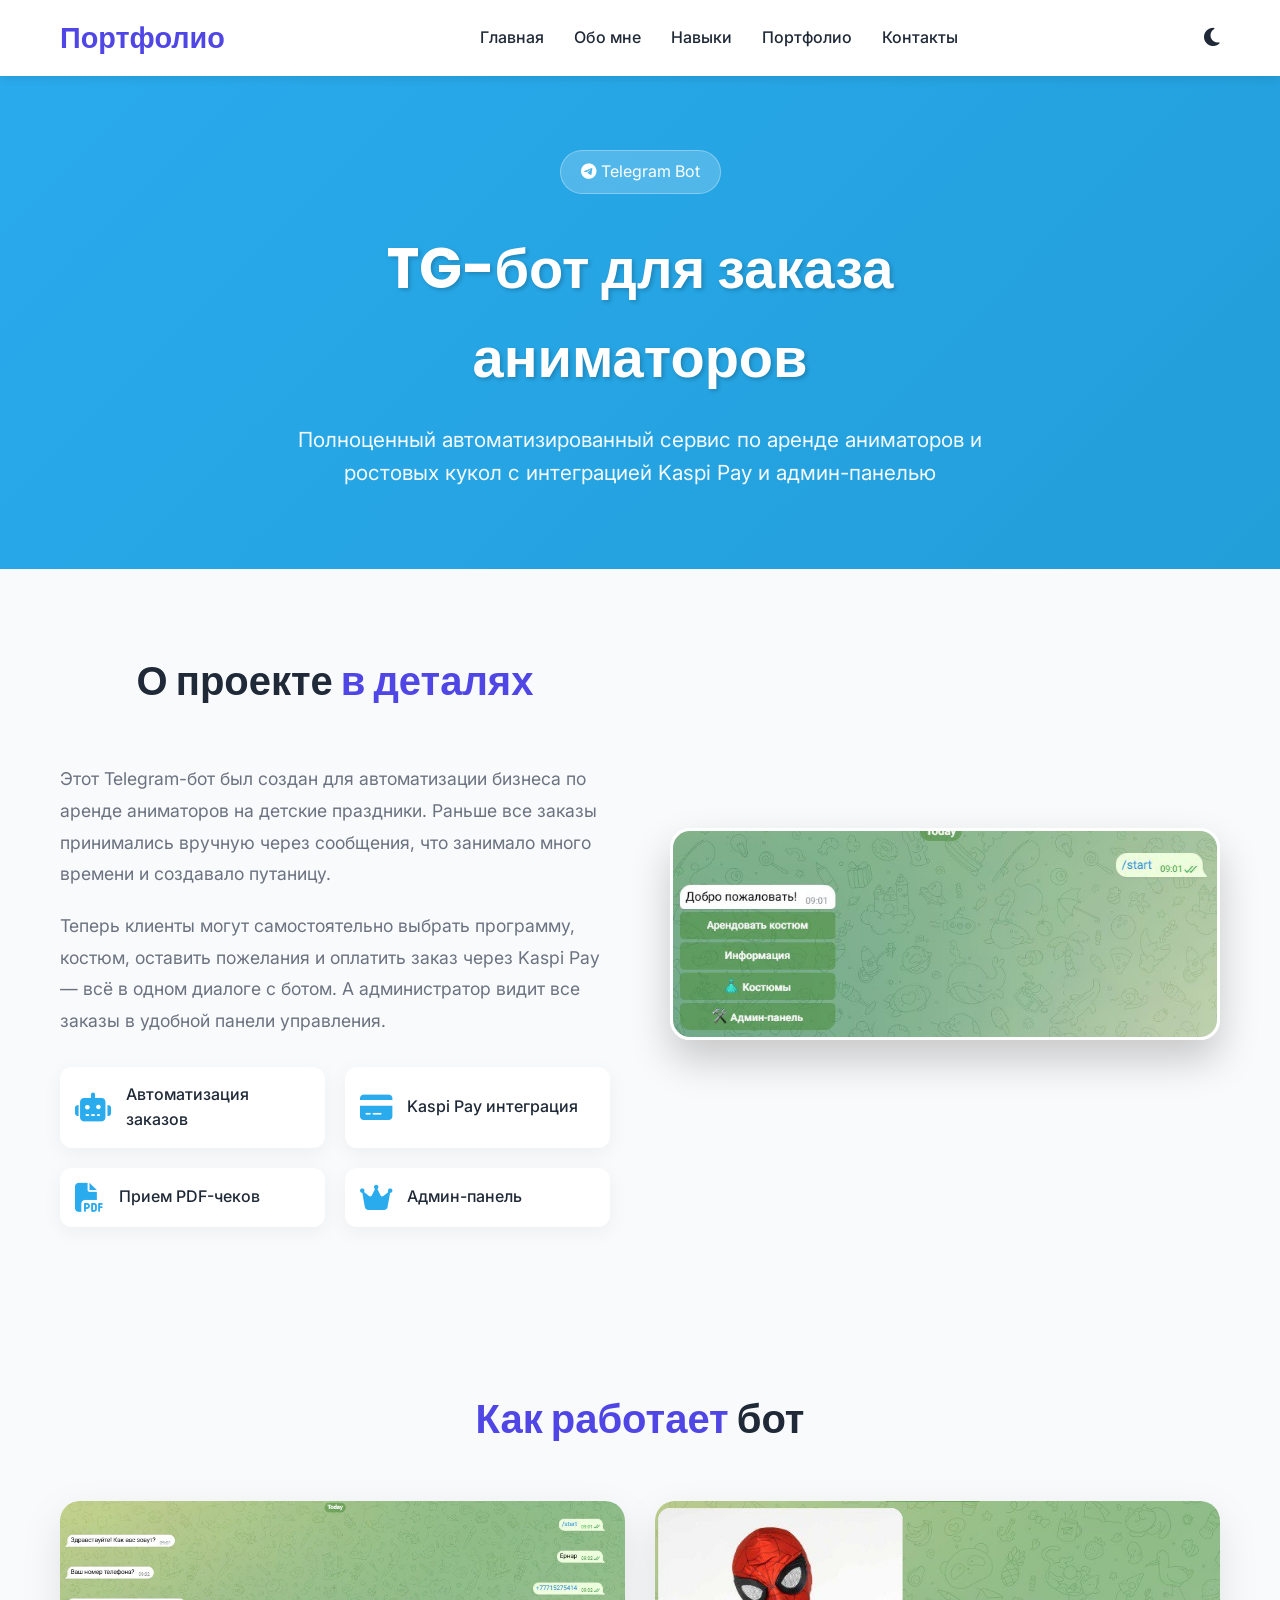
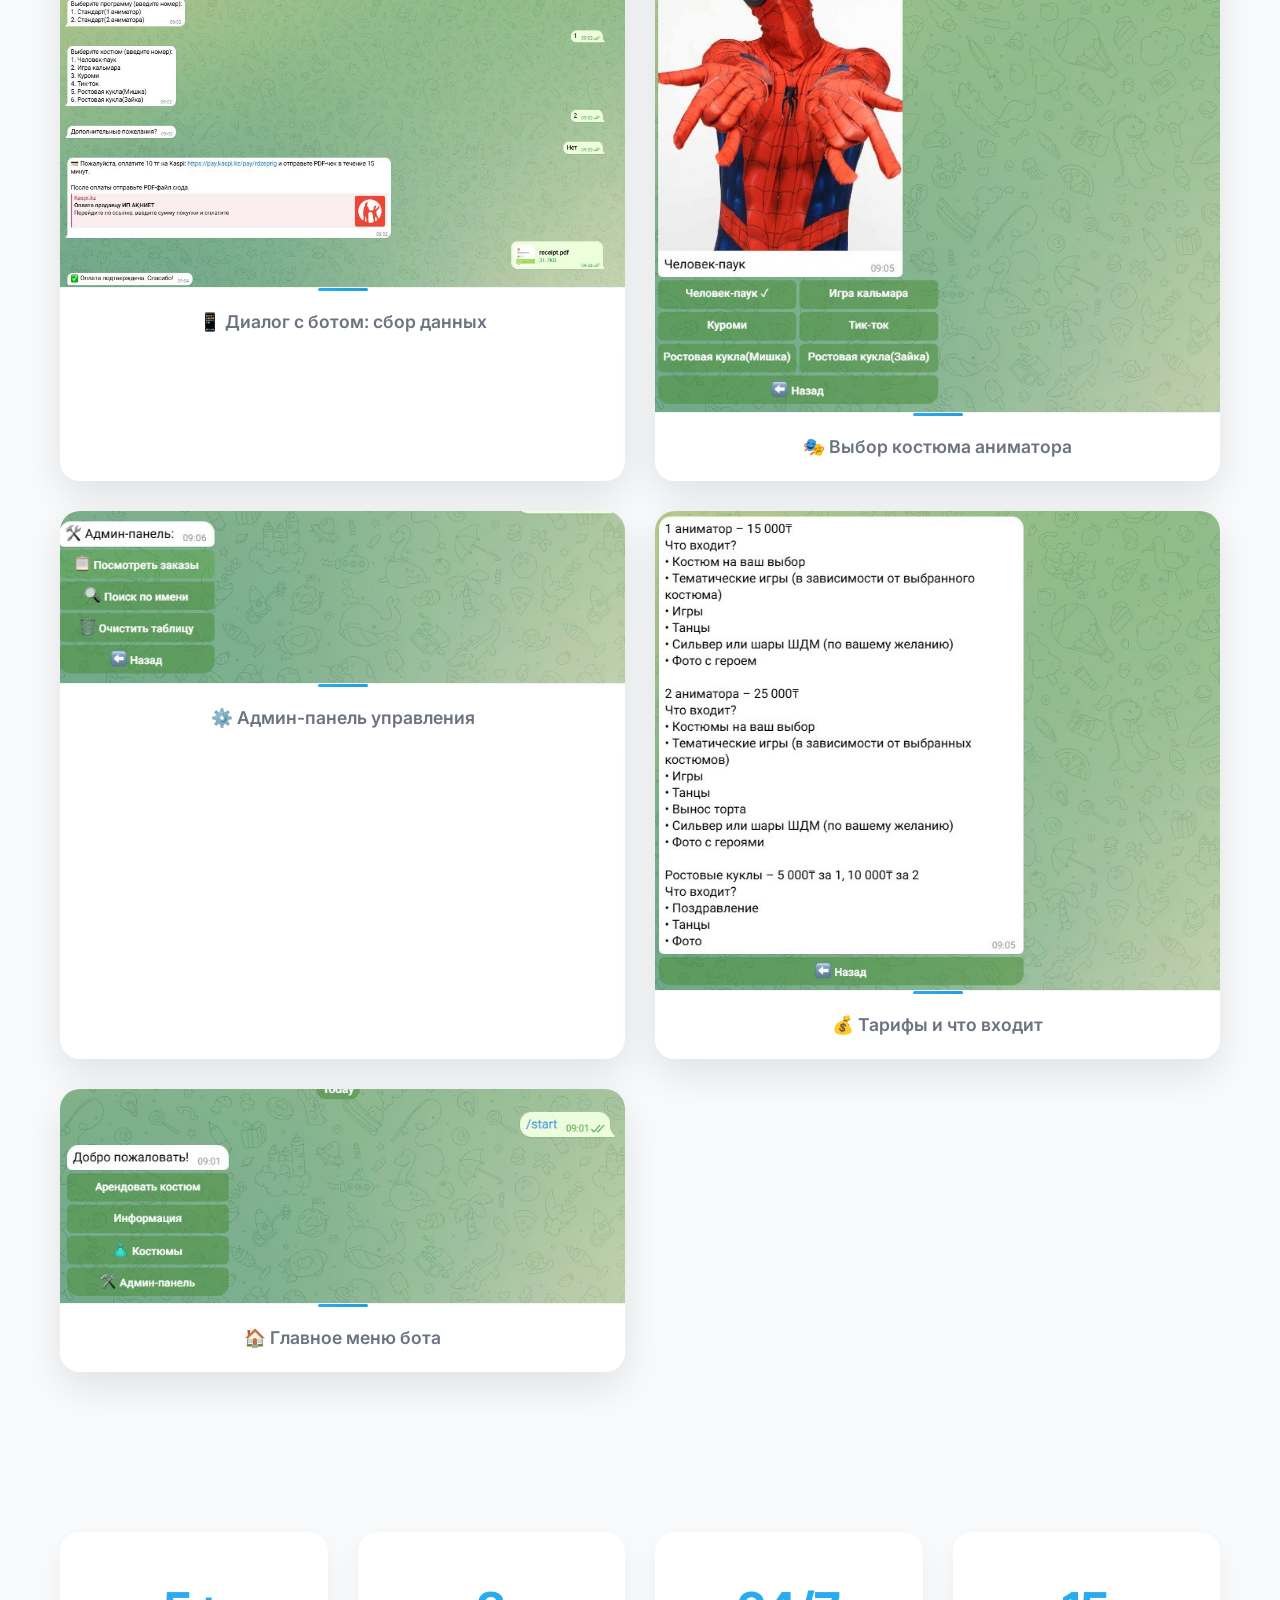
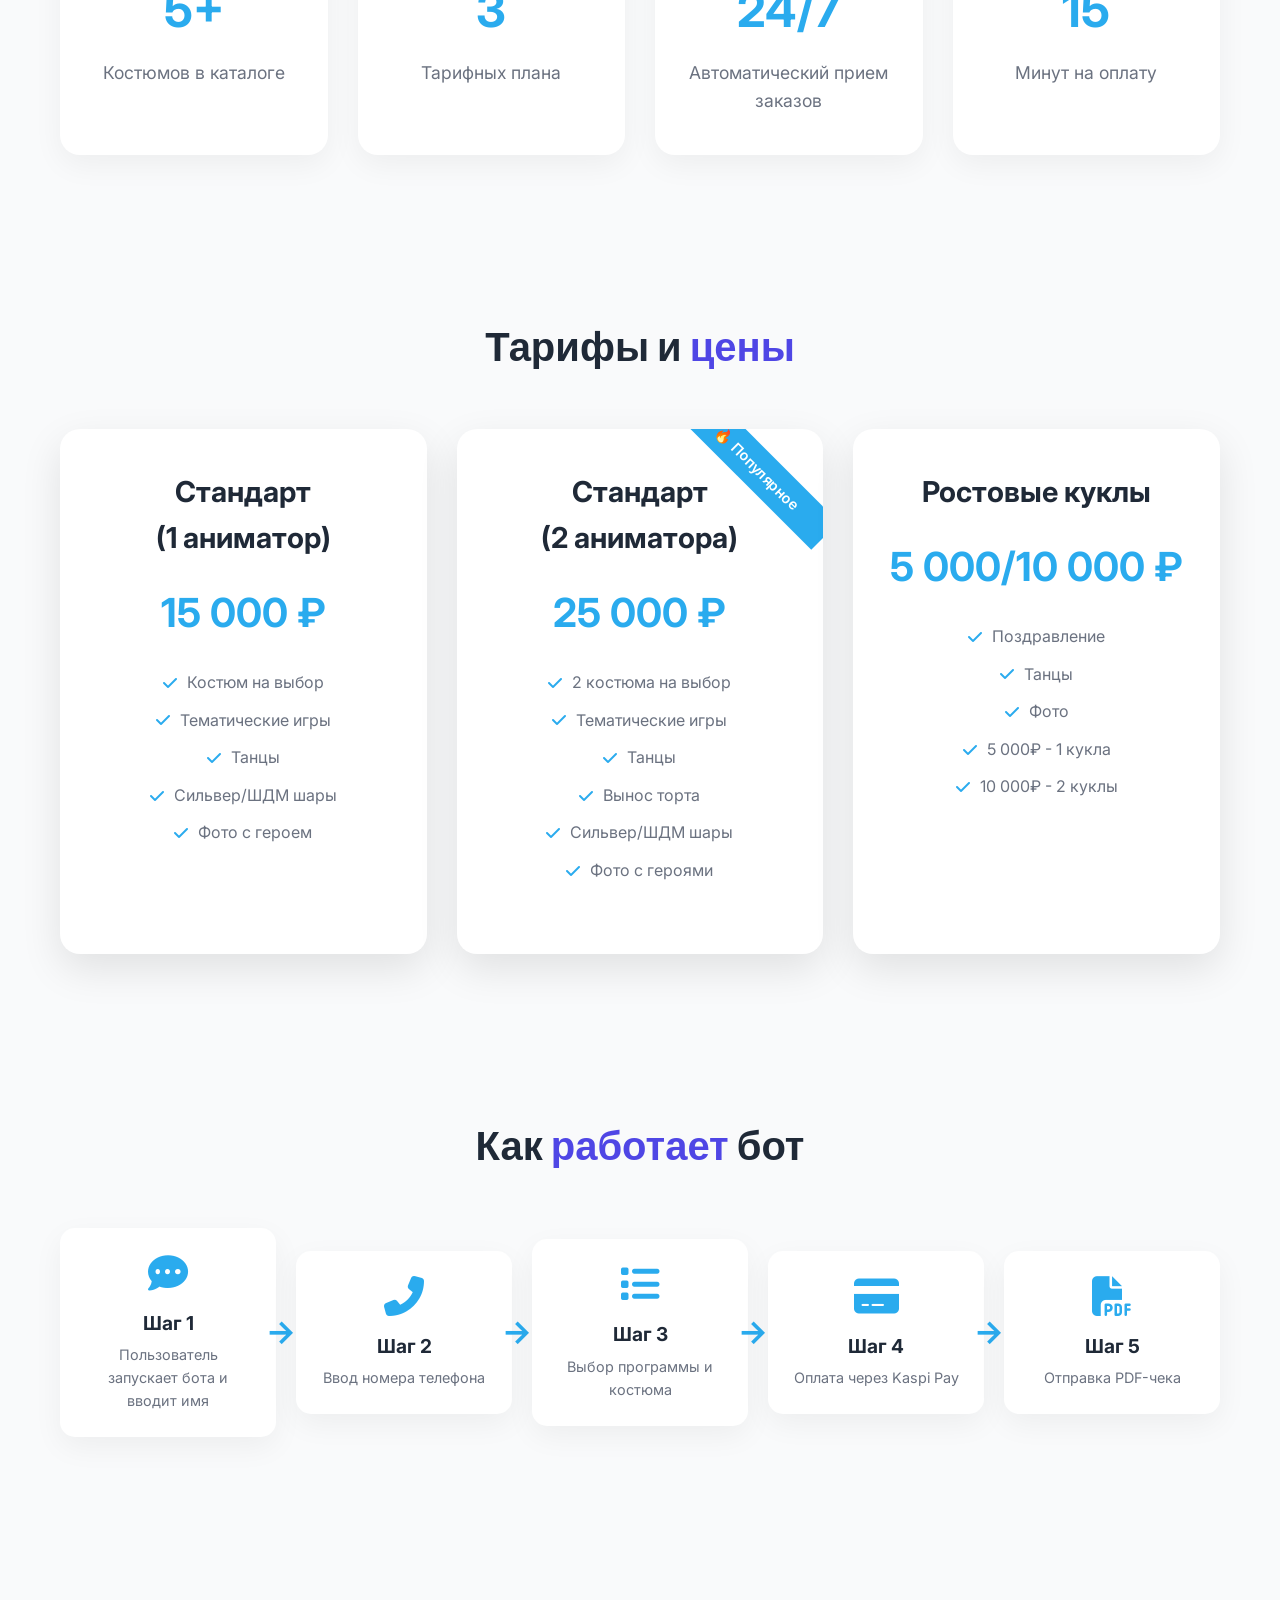
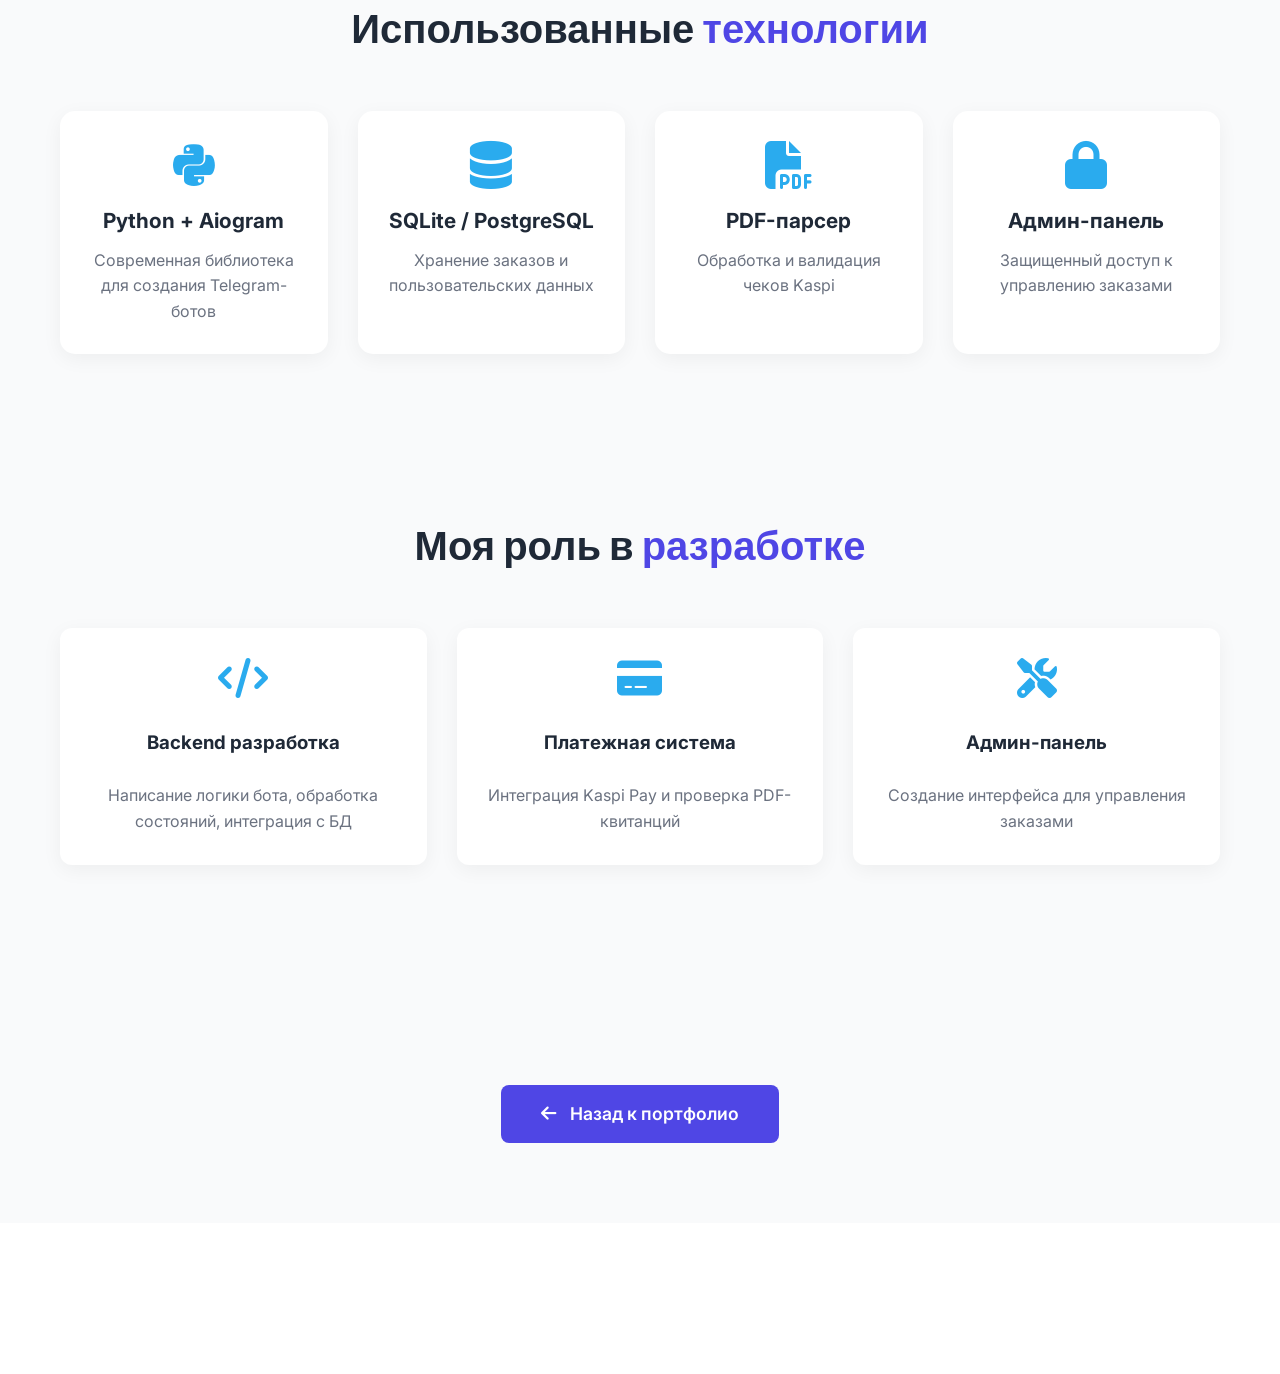
<file: bot_detail.html>
<!DOCTYPE html>
<html lang="ru" data-theme="light">
<head>
    <meta charset="UTF-8">
    <meta name="viewport" content="width=device-width, initial-scale=1.0">
    <title>Telegram-бот для заказа аниматоров | Портфолио Мадена Ернара</title>
    <link rel="stylesheet" href="style.css">
    <link rel="stylesheet" href="https://cdnjs.cloudflare.com/ajax/libs/font-awesome/6.4.0/css/all.min.css">
    <link href="https://fonts.googleapis.com/css2?family=Inter:wght@300;400;500;600;700&family=Poppins:wght@400;500;600;700&display=swap" rel="stylesheet">
    <style>
        /* Дополнительные стили для страницы проекта */
        .project-hero {
            padding: 150px 0 80px;
            background: linear-gradient(135deg, #2AABEE 0%, #229ED9 100%);
            color: white;
            text-align: center;
        }
        
        .project-hero h1 {
            font-family: 'Poppins', sans-serif;
            font-size: 3.5rem;
            font-weight: 700;
            margin-bottom: 20px;
            text-shadow: 2px 2px 4px rgba(0,0,0,0.2);
        }
        
        .project-hero p {
            font-size: 1.3rem;
            max-width: 700px;
            margin: 0 auto;
            opacity: 0.95;
        }
        
        .project-hero .project-badge {
            display: inline-block;
            background: rgba(255,255,255,0.2);
            backdrop-filter: blur(10px);
            padding: 8px 20px;
            border-radius: 50px;
            font-size: 1rem;
            margin-bottom: 30px;
            border: 1px solid rgba(255,255,255,0.3);
        }
        
        .project-section {
            padding: 80px 0;
        }
        
        .project-section.bg-light {
            background-color: var(--light-color);
        }
        
        .project-section h2 {
            font-family: 'Poppins', sans-serif;
            font-size: 2.5rem;
            text-align: center;
            margin-bottom: 50px;
            color: var(--dark-color);
        }
        
        .project-section h2 .highlight {
            color: var(--primary-color);
        }
        
        .overview-grid {
            display: grid;
            grid-template-columns: 1fr 1fr;
            gap: 60px;
            align-items: center;
        }
        
        .overview-text p {
            font-size: 1.1rem;
            line-height: 1.8;
            color: var(--gray-color);
            margin-bottom: 20px;
        }
        
        .feature-grid {
            display: grid;
            grid-template-columns: repeat(2, 1fr);
            gap: 20px;
            margin-top: 30px;
        }
        
        .feature-item {
            display: flex;
            align-items: center;
            gap: 15px;
            padding: 15px;
            background: white;
            border-radius: 12px;
            box-shadow: 0 5px 20px rgba(0,0,0,0.05);
            transition: var(--transition);
        }
        
        .feature-item:hover {
            transform: translateX(10px);
            box-shadow: 0 10px 30px rgba(42, 171, 238, 0.15);
        }
        
        .feature-item i {
            font-size: 1.8rem;
            color: #2AABEE;
        }
        
        .feature-item span {
            font-weight: 500;
        }
        
        .tech-grid {
            display: grid;
            grid-template-columns: repeat(auto-fit, minmax(250px, 1fr));
            gap: 30px;
            margin-top: 30px;
        }
        
        .tech-card {
            background: white;
            padding: 30px;
            border-radius: 15px;
            box-shadow: 0 5px 20px rgba(0,0,0,0.05);
            text-align: center;
            transition: var(--transition);
        }
        
        .tech-card:hover {
            transform: translateY(-10px);
            box-shadow: 0 20px 40px rgba(42, 171, 238, 0.2);
        }
        
        .tech-card i {
            font-size: 3rem;
            color: #2AABEE;
            margin-bottom: 15px;
        }
        
        .tech-card h3 {
            font-size: 1.3rem;
            margin-bottom: 10px;
        }
        
        .tech-card p {
            color: var(--gray-color);
        }
        
        .main-screenshot {
            text-align: center;
        }
        
        .main-screenshot img {
            max-width: 100%;
            height: auto;
            border-radius: 20px;
            box-shadow: 0 20px 40px rgba(0,0,0,0.2);
            border: 3px solid white;
        }
        
        .screenshot-gallery-modern {
            display: grid;
            grid-template-columns: repeat(auto-fit, minmax(400px, 1fr));
            gap: 30px;
        }
        
        .gallery-card {
            background: white;
            border-radius: 20px;
            overflow: hidden;
            box-shadow: 0 15px 40px rgba(0,0,0,0.1);
            transition: var(--transition);
        }
        
        .gallery-card:hover {
            transform: translateY(-10px);
            box-shadow: 0 30px 60px rgba(42, 171, 238, 0.3);
        }
        
        .gallery-card img {
            width: 100%;
            height: auto;
            display: block;
        }
        
        .gallery-card p {
            padding: 20px;
            font-weight: 600;
            font-size: 1.1rem;
            text-align: center;
            background: white;
            margin: 0;
            border-top: 1px solid rgba(0,0,0,0.05);
            position: relative;
        }
        
        .gallery-card p::before {
            content: '';
            position: absolute;
            top: 0;
            left: 50%;
            transform: translateX(-50%);
            width: 50px;
            height: 3px;
            background: linear-gradient(90deg, #2AABEE, #229ED9);
            border-radius: 3px;
        }
        
        .stats-grid {
            display: grid;
            grid-template-columns: repeat(4, 1fr);
            gap: 30px;
            text-align: center;
        }
        
        .stat-item {
            background: white;
            padding: 40px 20px;
            border-radius: 20px;
            box-shadow: 0 10px 30px rgba(0,0,0,0.05);
            transition: var(--transition);
        }
        
        .stat-item:hover {
            transform: translateY(-10px);
            box-shadow: 0 20px 40px rgba(42, 171, 238, 0.2);
        }
        
        .stat-number {
            font-size: 3rem;
            font-weight: 700;
            color: #2AABEE;
            margin-bottom: 10px;
        }
        
        .stat-label {
            font-size: 1.1rem;
            color: var(--gray-color);
        }
        
        .pricing-grid {
            display: grid;
            grid-template-columns: repeat(3, 1fr);
            gap: 30px;
            margin-top: 40px;
        }
        
        .pricing-card {
            background: white;
            padding: 40px 30px;
            border-radius: 20px;
            box-shadow: 0 15px 40px rgba(0,0,0,0.1);
            text-align: center;
            transition: var(--transition);
            position: relative;
            overflow: hidden;
        }
        
        .pricing-card:hover {
            transform: translateY(-15px);
            box-shadow: 0 30px 60px rgba(42, 171, 238, 0.3);
        }
        
        .pricing-card.popular::before {
            content: '🔥 Популярное';
            position: absolute;
            top: 20px;
            right: -30px;
            background: #2AABEE;
            color: white;
            padding: 8px 40px;
            transform: rotate(45deg);
            font-size: 0.9rem;
            font-weight: 600;
        }
        
        .pricing-card h3 {
            font-size: 1.8rem;
            margin-bottom: 20px;
            color: var(--dark-color);
        }
        
        .pricing-price {
            font-size: 2.5rem;
            font-weight: 700;
            color: #2AABEE;
            margin-bottom: 25px;
        }
        
        .pricing-features {
            list-style: none;
            padding: 0;
            margin-bottom: 30px;
        }
        
        .pricing-features li {
            margin-bottom: 12px;
            color: var(--gray-color);
            display: flex;
            align-items: center;
            gap: 10px;
            justify-content: center;
        }
        
        .pricing-features i {
            color: #2AABEE;
            font-size: 1rem;
        }
        
        .flow-diagram {
            display: flex;
            justify-content: space-between;
            align-items: center;
            gap: 20px;
            margin-top: 50px;
            flex-wrap: wrap;
        }
        
        .flow-step {
            flex: 1;
            min-width: 150px;
            text-align: center;
            background: white;
            padding: 25px;
            border-radius: 15px;
            box-shadow: 0 10px 30px rgba(0,0,0,0.05);
            position: relative;
        }
        
        .flow-step:not(:last-child)::after {
            content: '→';
            position: absolute;
            right: -20px;
            top: 50%;
            transform: translateY(-50%);
            font-size: 2rem;
            color: #2AABEE;
            font-weight: bold;
        }
        
        .flow-step i {
            font-size: 2.5rem;
            color: #2AABEE;
            margin-bottom: 15px;
        }
        
        .flow-step h4 {
            font-size: 1.2rem;
            margin-bottom: 5px;
        }
        
        .flow-step p {
            color: var(--gray-color);
            font-size: 0.9rem;
        }
        
        .navigation-buttons {
            display: flex;
            justify-content: center;
            margin-top: 60px;
        }
        
        /* Стили для темной темы */
        [data-theme="dark"] .project-section.bg-light {
            background-color: #1a2332 !important;
        }
        
        [data-theme="dark"] .gallery-card,
        [data-theme="dark"] .pricing-card,
        [data-theme="dark"] .tech-card,
        [data-theme="dark"] .stat-item,
        [data-theme="dark"] .feature-item,
        [data-theme="dark"] .flow-step {
            background-color: #1e293b !important;
            box-shadow: 0 10px 30px rgba(0, 0, 0, 0.3);
        }
        
        [data-theme="dark"] .gallery-card p {
            background-color: #1e293b;
            color: #f1f5f9;
            border-top-color: #334155;
        }
        
        [data-theme="dark"] .pricing-card h3,
        [data-theme="dark"] .tech-card h3,
        [data-theme="dark"] .stat-number,
        [data-theme="dark"] .feature-item span,
        [data-theme="dark"] .flow-step h4 {
            color: #f1f5f9;
        }
        
        [data-theme="dark"] .pricing-features li,
        [data-theme="dark"] .tech-card p,
        [data-theme="dark"] .stat-label,
        [data-theme="dark"] .flow-step p {
            color: #94a3b8;
        }
        
        [data-theme="dark"] .pricing-price {
            color: #2AABEE;
        }
        
        [data-theme="dark"] .main-screenshot {
            background: #1e293b;
            padding: 20px;
            border-radius: 20px;
        }
        
        [data-theme="dark"] .main-screenshot img {
            border-color: #334155;
        }
        
        [data-theme="dark"] .navigation-buttons .btn-primary {
            background-color: #4f46e5;
            box-shadow: 0 5px 15px rgba(79, 70, 229, 0.3);
        }
        
        [data-theme="dark"] .project-hero {
            background: linear-gradient(135deg, #1e293b 0%, #0f172a 100%);
        }
        
        [data-theme="dark"] .flow-step:not(:last-child)::after {
            color: #4f46e5;
        }
        
        @media (max-width: 992px) {
            .overview-grid,
            .stats-grid,
            .pricing-grid,
            .flow-diagram {
                grid-template-columns: 1fr;
            }
            
            .project-hero h1 {
                font-size: 2.5rem;
            }
            
            .feature-grid {
                grid-template-columns: 1fr;
            }
            
            .flow-step:not(:last-child)::after {
                content: '↓';
                right: 50%;
                top: auto;
                bottom: -30px;
                transform: translateX(50%);
            }
        }
        
        @media (max-width: 768px) {
            .project-hero {
                padding: 120px 0 60px;
            }
            
            .project-hero h1 {
                font-size: 2rem;
            }
            
            .pricing-grid {
                grid-template-columns: 1fr;
            }
            
            .screenshot-gallery-modern {
                grid-template-columns: 1fr;
            }
        }
    </style>
</head>
<body>
    <!-- Навигация -->
    <nav class="navbar">
        <div class="container">
            <a href="index.html" class="logo">Портфолио</a>
            <ul class="nav-links">
                <li><a href="index.html#home">Главная</a></li>
                <li><a href="index.html#about">Обо мне</a></li>
                <li><a href="index.html#skills">Навыки</a></li>
                <li><a href="index.html#portfolio">Портфолио</a></li>
                <li><a href="index.html#contact">Контакты</a></li>
            </ul>
            <button class="menu-toggle">
                <i class="fas fa-bars"></i>
            </button>
        </div>
    </nav>

    <!-- Hero секция проекта -->
    <section class="project-hero">
        <div class="container">
            <span class="project-badge">
                <i class="fab fa-telegram"></i> Telegram Bot
            </span>
            <h1>TG-бот для заказа<br>аниматоров</h1>
            <p>Полноценный автоматизированный сервис по аренде аниматоров и ростовых кукол с интеграцией Kaspi Pay и админ-панелью</p>
        </div>
    </section>

    <!-- Обзор проекта -->
    <section class="project-section">
        <div class="container">
            <div class="overview-grid">
                <div class="overview-text">
                    <h2>О проекте <span class="highlight">в деталях</span></h2>
                    <p>Этот Telegram-бот был создан для автоматизации бизнеса по аренде аниматоров на детские праздники. Раньше все заказы принимались вручную через сообщения, что занимало много времени и создавало путаницу.</p>
                    <p>Теперь клиенты могут самостоятельно выбрать программу, костюм, оставить пожелания и оплатить заказ через Kaspi Pay — всё в одном диалоге с ботом. А администратор видит все заказы в удобной панели управления.</p>
                    
                    <div class="feature-grid">
                        <div class="feature-item">
                            <i class="fas fa-robot"></i>
                            <span>Автоматизация заказов</span>
                        </div>
                        <div class="feature-item">
                            <i class="fas fa-credit-card"></i>
                            <span>Kaspi Pay интеграция</span>
                        </div>
                        <div class="feature-item">
                            <i class="fas fa-file-pdf"></i>
                            <span>Прием PDF-чеков</span>
                        </div>
                        <div class="feature-item">
                            <i class="fas fa-crown"></i>
                            <span>Админ-панель</span>
                        </div>
                    </div>
                </div>
                
                <div class="main-screenshot">
                    <img src="5233399461449503013.jpg" alt="Главное меню бота">
                </div>
            </div>
        </div>
    </section>

    <!-- Скриншоты работы бота -->
    <section class="project-section bg-light">
        <div class="container">
            <h2><span class="highlight">Как работает</span> бот</h2>
            
            <div class="screenshot-gallery-modern">
                <div class="gallery-card">
                    <img src="5233399461449503014.jpg" alt="Процесс заказа">
                    <p>📱 Диалог с ботом: сбор данных</p>
                </div>
                <div class="gallery-card">
                    <img src="5233399461449503017.jpg" alt="Выбор костюма">
                    <p>🎭 Выбор костюма аниматора</p>
                </div>
                <div class="gallery-card">
                    <img src="5233399461449503018.jpg" alt="Админ-панель">
                    <p>⚙️ Админ-панель управления</p>
                </div>
                <div class="gallery-card">
                    <img src="5233399461449503015.jpg" alt="Тарифы">
                    <p>💰 Тарифы и что входит</p>
                </div>
                <div class="gallery-card">
                    <img src="5233399461449503013.jpg" alt="Главное меню">
                    <p>🏠 Главное меню бота</p>
                </div>
            </div>
        </div>
    </section>

    <!-- Статистика -->
    <section class="project-section">
        <div class="container">
            <div class="stats-grid">
                <div class="stat-item">
                    <div class="stat-number">5+</div>
                    <div class="stat-label">Костюмов в каталоге</div>
                </div>
                <div class="stat-item">
                    <div class="stat-number">3</div>
                    <div class="stat-label">Тарифных плана</div>
                </div>
                <div class="stat-item">
                    <div class="stat-number">24/7</div>
                    <div class="stat-label">Автоматический прием заказов</div>
                </div>
                <div class="stat-item">
                    <div class="stat-number">15</div>
                    <div class="stat-label">Минут на оплату</div>
                </div>
            </div>
        </div>
    </section>

    <!-- Тарифы -->
    <section class="project-section bg-light">
        <div class="container">
            <h2>Тарифы и <span class="highlight">цены</span></h2>
            
            <div class="pricing-grid">
                <div class="pricing-card">
                    <h3>Стандарт<br>(1 аниматор)</h3>
                    <div class="pricing-price">15 000 ₽</div>
                    <ul class="pricing-features">
                        <li><i class="fas fa-check"></i> Костюм на выбор</li>
                        <li><i class="fas fa-check"></i> Тематические игры</li>
                        <li><i class="fas fa-check"></i> Танцы</li>
                        <li><i class="fas fa-check"></i> Сильвер/ШДМ шары</li>
                        <li><i class="fas fa-check"></i> Фото с героем</li>
                    </ul>
                </div>
                
                <div class="pricing-card popular">
                    <h3>Стандарт<br>(2 аниматора)</h3>
                    <div class="pricing-price">25 000 ₽</div>
                    <ul class="pricing-features">
                        <li><i class="fas fa-check"></i> 2 костюма на выбор</li>
                        <li><i class="fas fa-check"></i> Тематические игры</li>
                        <li><i class="fas fa-check"></i> Танцы</li>
                        <li><i class="fas fa-check"></i> Вынос торта</li>
                        <li><i class="fas fa-check"></i> Сильвер/ШДМ шары</li>
                        <li><i class="fas fa-check"></i> Фото с героями</li>
                    </ul>
                </div>
                
                <div class="pricing-card">
                    <h3>Ростовые куклы</h3>
                    <div class="pricing-price">5 000/10 000 ₽</div>
                    <ul class="pricing-features">
                        <li><i class="fas fa-check"></i> Поздравление</li>
                        <li><i class="fas fa-check"></i> Танцы</li>
                        <li><i class="fas fa-check"></i> Фото</li>
                        <li><i class="fas fa-check"></i> 5 000₽ - 1 кукла</li>
                        <li><i class="fas fa-check"></i> 10 000₽ - 2 куклы</li>
                    </ul>
                </div>
            </div>
        </div>
    </section>

    <!-- Схема работы -->
    <section class="project-section">
        <div class="container">
            <h2>Как <span class="highlight">работает</span> бот</h2>
            
            <div class="flow-diagram">
                <div class="flow-step">
                    <i class="fas fa-comment-dots"></i>
                    <h4>Шаг 1</h4>
                    <p>Пользователь запускает бота и вводит имя</p>
                </div>
                <div class="flow-step">
                    <i class="fas fa-phone-alt"></i>
                    <h4>Шаг 2</h4>
                    <p>Ввод номера телефона</p>
                </div>
                <div class="flow-step">
                    <i class="fas fa-list"></i>
                    <h4>Шаг 3</h4>
                    <p>Выбор программы и костюма</p>
                </div>
                <div class="flow-step">
                    <i class="fas fa-credit-card"></i>
                    <h4>Шаг 4</h4>
                    <p>Оплата через Kaspi Pay</p>
                </div>
                <div class="flow-step">
                    <i class="fas fa-file-pdf"></i>
                    <h4>Шаг 5</h4>
                    <p>Отправка PDF-чека</p>
                </div>
            </div>
        </div>
    </section>

    <!-- Технологии -->
    <section class="project-section bg-light">
        <div class="container">
            <h2>Использованные <span class="highlight">технологии</span></h2>
            
            <div class="tech-grid">
                <div class="tech-card">
                    <i class="fab fa-python"></i>
                    <h3>Python + Aiogram</h3>
                    <p>Современная библиотека для создания Telegram-ботов</p>
                </div>
                <div class="tech-card">
                    <i class="fas fa-database"></i>
                    <h3>SQLite / PostgreSQL</h3>
                    <p>Хранение заказов и пользовательских данных</p>
                </div>
                <div class="tech-card">
                    <i class="fas fa-file-pdf"></i>
                    <h3>PDF-парсер</h3>
                    <p>Обработка и валидация чеков Kaspi</p>
                </div>
                <div class="tech-card">
                    <i class="fas fa-lock"></i>
                    <h3>Админ-панель</h3>
                    <p>Защищенный доступ к управлению заказами</p>
                </div>
            </div>
        </div>
    </section>

    <!-- Моя роль -->
    <section class="project-section">
        <div class="container">
            <h2>Моя роль в <span class="highlight">разработке</span></h2>
            
            <div style="display: grid; grid-template-columns: repeat(3, 1fr); gap: 30px;">
                <div class="feature-item" style="flex-direction: column; text-align: center; padding: 30px;">
                    <i class="fas fa-code" style="font-size: 2.5rem; margin-bottom: 15px;"></i>
                    <h3 style="margin-bottom: 10px;">Backend разработка</h3>
                    <p style="color: var(--gray-color);">Написание логики бота, обработка состояний, интеграция с БД</p>
                </div>
                <div class="feature-item" style="flex-direction: column; text-align: center; padding: 30px;">
                    <i class="fas fa-credit-card" style="font-size: 2.5rem; margin-bottom: 15px;"></i>
                    <h3 style="margin-bottom: 10px;">Платежная система</h3>
                    <p style="color: var(--gray-color);">Интеграция Kaspi Pay и проверка PDF-квитанций</p>
                </div>
                <div class="feature-item" style="flex-direction: column; text-align: center; padding: 30px;">
                    <i class="fas fa-tools" style="font-size: 2.5rem; margin-bottom: 15px;"></i>
                    <h3 style="margin-bottom: 10px;">Админ-панель</h3>
                    <p style="color: var(--gray-color);">Создание интерфейса для управления заказами</p>
                </div>
            </div>
        </div>
    </section>

    <!-- Навигация -->
    <section class="project-section bg-light">
        <div class="container">
            <div class="navigation-buttons">
                <a href="index.html#portfolio" class="btn btn-primary" style="padding: 15px 40px; font-size: 1.1rem;">
                    <i class="fas fa-arrow-left" style="margin-right: 10px;"></i> Назад к портфолио
                </a>
            </div>
        </div>
    </section>

    <!-- Футер -->
    <footer class="footer">
        <div class="container">
            <p>&copy; 2026 Маден Ернар. Все права защищены.</p>
            <p>Портфолио студента-разработчика</p>
        </div>
    </footer>

    <!-- Кнопка "Наверх" -->
    <a href="#" class="scroll-top">
        <i class="fas fa-chevron-up"></i>
    </a>

    <script src="script.js"></script>
</body>
</html>
</file>
<file: style.css>
/* Сброс стилей и базовые настройки */
* {
    margin: 0;
    padding: 0;
    box-sizing: border-box;
}

:root {
    --primary-color: #4f46e5;
    --primary-dark: #4338ca;
    --secondary-color: #10b981;
    --dark-color: #1f2937;
    --light-color: #f9fafb;
    --gray-color: #6b7280;
    --light-gray: #e5e7eb;
    --shadow: 0 10px 15px -3px rgba(0, 0, 0, 0.1);
    --transition: all 0.3s ease;
}

body {
    font-family: 'Inter', sans-serif;
    line-height: 1.6;
    color: var(--dark-color);
    background-color: var(--light-color);
    overflow-x: hidden;
}

.container {
    width: 100%;
    max-width: 1200px;
    margin: 0 auto;
    padding: 0 20px;
}

section {
    padding: 80px 0;
}

.section-title {
    font-family: 'Poppins', sans-serif;
    font-size: 2.5rem;
    font-weight: 700;
    text-align: center;
    margin-bottom: 50px;
    color: var(--dark-color);
}

.highlight {
    color: var(--primary-color);
}

.btn {
    display: inline-block;
    padding: 12px 30px;
    border-radius: 8px;
    text-decoration: none;
    font-weight: 600;
    cursor: pointer;
    transition: var(--transition);
    border: none;
    font-size: 1rem;
}

.btn-primary {
    background-color: var(--primary-color);
    color: white;
}

.btn-primary:hover {
    background-color: var(--primary-dark);
    transform: translateY(-3px);
    box-shadow: var(--shadow);
}

.btn-secondary {
    background-color: transparent;
    color: var(--primary-color);
    border: 2px solid var(--primary-color);
}

.btn-secondary:hover {
    background-color: var(--primary-color);
    color: white;
    transform: translateY(-3px);
    box-shadow: var(--shadow);
}

/* Навигация */
.navbar {
    position: fixed;
    top: 0;
    left: 0;
    width: 100%;
    background-color: white;
    box-shadow: 0 2px 10px rgba(0, 0, 0, 0.1);
    z-index: 1000;
    padding: 15px 0;
}

.navbar .container {
    display: flex;
    justify-content: space-between;
    align-items: center;
}

.logo {
    font-family: 'Poppins', sans-serif;
    font-size: 1.8rem;
    font-weight: 700;
    color: var(--primary-color);
    text-decoration: none;
}

.nav-links {
    display: flex;
    list-style: none;
}

.nav-links li {
    margin-left: 30px;
}

.nav-links a {
    text-decoration: none;
    color: var(--dark-color);
    font-weight: 500;
    transition: var(--transition);
}

.nav-links a:hover {
    color: var(--primary-color);
}

.menu-toggle {
    display: none;
    background: none;
    border: none;
    font-size: 1.5rem;
    color: var(--dark-color);
    cursor: pointer;
}

/* Главный экран */
.hero {
    padding-top: 150px;
    background: linear-gradient(135deg, #f5f7fa 0%, #c3cfe2 100%);
}

.hero .container {
    display: flex;
    align-items: center;
    justify-content: space-between;
    gap: 40px;
}

.hero-content {
    flex: 1;
}

.hero-title {
    font-family: 'Poppins', sans-serif;
    font-size: 3rem;
    font-weight: 700;
    line-height: 1.2;
    margin-bottom: 20px;
}

.hero-subtitle {
    font-size: 1.5rem;
    color: var(--gray-color);
    margin-bottom: 20px;
}

.hero-description {
    font-size: 1.1rem;
    margin-bottom: 30px;
    color: var(--gray-color);
    max-width: 600px;
}

.hero-buttons {
    display: flex;
    gap: 15px;
    flex-wrap: wrap;
}

.hero-image {
    flex: 1;
    display: flex;
    justify-content: center;
}

.image-placeholder {
    width: 300px;
    height: 300px;
    border-radius: 50%;
    background: linear-gradient(135deg, var(--primary-color), var(--secondary-color));
    display: flex;
    align-items: center;
    justify-content: center;
    color: white;
    font-size: 10rem;
}

/* Обо мне */
.about-content {
    display: flex;
    align-items: center;
    gap: 50px;
}

.about-image {
    flex: 1;
}

.about-img {
    width: 100%;
    max-width: 400px;
    height: 400px;
    border-radius: 20px;
}

.about-text {
    flex: 1;
}

.about-text h3 {
    font-family: 'Poppins', sans-serif;
    font-size: 2rem;
    margin-bottom: 20px;
}

.about-text p {
    margin-bottom: 20px;
    color: var(--gray-color);
}

.about-details {
    display: grid;
    grid-template-columns: repeat(2, 1fr);
    gap: 15px;
    margin-top: 30px;
}

.detail {
    padding: 10px 0;
    border-bottom: 1px solid var(--light-gray);
}

/* Навыки */
.skills-grid {
    display: grid;
    grid-template-columns: repeat(auto-fit, minmax(250px, 1fr));
    gap: 30px;
}

.skill-card {
    background-color: white;
    border-radius: 10px;
    padding: 30px;
    box-shadow: var(--shadow);
    transition: var(--transition);
}

.skill-card:hover {
    transform: translateY(-10px);
}

.skill-icon {
    font-size: 3rem;
    color: var(--primary-color);
    margin-bottom: 20px;
}

.skill-card h3 {
    font-family: 'Poppins', sans-serif;
    font-size: 1.5rem;
    margin-bottom: 10px;
}

.skill-card p {
    color: var(--gray-color);
    margin-bottom: 20px;
}

.skill-bar {
    height: 8px;
    background-color: var(--light-gray);
    border-radius: 4px;
    overflow: hidden;
}

.skill-level {
    height: 100%;
    background-color: var(--primary-color);
    border-radius: 4px;
}

/* Портфолио */
.portfolio-filter {
    display: flex;
    justify-content: center;
    gap: 10px;
    margin-bottom: 40px;
    flex-wrap: wrap;
}

.filter-btn {
    padding: 8px 20px;
    background-color: white;
    border: 1px solid var(--light-gray);
    border-radius: 30px;
    cursor: pointer;
    transition: var(--transition);
    font-weight: 500;
}

.filter-btn.active, .filter-btn:hover {
    background-color: var(--primary-color);
    color: white;
    border-color: var(--primary-color);
}

.portfolio-grid {
    display: grid;
    grid-template-columns: repeat(auto-fill, minmax(280px, 1fr));
    gap: 30px;
}

.portfolio-item {
    background-color: white;
    border-radius: 10px;
    overflow: hidden;
    box-shadow: var(--shadow);
    transition: var(--transition);
}

.portfolio-item:hover {
    transform: translateY(-10px);
}

.portfolio-img {
    height: 200px;
    background: linear-gradient(135deg, #667eea 0%, #764ba2 100%);
    display: flex;
    align-items: center;
    justify-content: center;
    color: white;
    font-size: 4rem;
}

.portfolio-info {
    padding: 20px;
}

.portfolio-info h3 {
    font-family: 'Poppins', sans-serif;
    font-size: 1.3rem;
    margin-bottom: 10px;
}

.portfolio-info p {
    color: var(--gray-color);
    margin-bottom: 15px;
}

.portfolio-link {
    color: var(--primary-color);
    text-decoration: none;
    font-weight: 600;
    transition: var(--transition);
}

.portfolio-link:hover {
    color: var(--primary-dark);
}

/* Контакты */
.contact-content {
    display: flex;
    gap: 50px;
}

.contact-info, .contact-form {
    flex: 1;
}

.contact-info h3, .contact-form h3 {
    font-family: 'Poppins', sans-serif;
    font-size: 1.8rem;
    margin-bottom: 30px;
}

.contact-item {
    display: flex;
    align-items: center;
    gap: 20px;
    margin-bottom: 25px;
}

.contact-item i {
    font-size: 1.5rem;
    color: var(--primary-color);
    width: 30px;
}

.contact-item h4 {
    font-size: 1.1rem;
    margin-bottom: 5px;
}

.contact-item p {
    color: var(--gray-color);
}

.social-links {
    display: flex;
    gap: 15px;
    margin-top: 30px;
}

.social-links a {
    display: flex;
    align-items: center;
    justify-content: center;
    width: 45px;
    height: 45px;
    background-color: var(--light-gray);
    border-radius: 50%;
    color: var(--dark-color);
    font-size: 1.2rem;
    transition: var(--transition);
    text-decoration: none;
}

.social-links a:hover {
    background-color: var(--primary-color);
    color: white;
    transform: translateY(-5px);
}

.form-group {
    margin-bottom: 20px;
}

.form-group input, .form-group textarea {
    width: 100%;
    padding: 15px;
    border: 1px solid var(--light-gray);
    border-radius: 8px;
    font-family: 'Inter', sans-serif;
    font-size: 1rem;
    transition: var(--transition);
}

.form-group input:focus, .form-group textarea:focus {
    outline: none;
    border-color: var(--primary-color);
}

/* Футер */
.footer {
    background-color: var(--dark-color);
    color: white;
    padding: 40px 0;
    text-align: center;
}

.footer p {
    margin-bottom: 10px;
}

/* Кнопка "Наверх" */
.scroll-top {
    position: fixed;
    bottom: 30px;
    right: 30px;
    width: 50px;
    height: 50px;
    background-color: var(--primary-color);
    color: white;
    border-radius: 50%;
    display: flex;
    align-items: center;
    justify-content: center;
    text-decoration: none;
    font-size: 1.2rem;
    box-shadow: var(--shadow);
    transition: var(--transition);
    z-index: 999;
    opacity: 0;
    visibility: hidden;
}

.scroll-top.active {
    opacity: 1;
    visibility: visible;
}

.scroll-top:hover {
    background-color: var(--primary-dark);
    transform: translateY(-5px);
}

/* Адаптивность */
@media (max-width: 992px) {
    .hero .container, .about-content, .contact-content {
        flex-direction: column;
    }
    
    .hero {
        padding-top: 120px;
    }
    
    .hero-title {
        font-size: 2.5rem;
    }
    
    .section-title {
        font-size: 2rem;
    }
    
    .image-placeholder, .about-img {
        width: 250px;
        height: 250px;
        font-size: 8rem;
    }
}

@media (max-width: 768px) {
    .menu-toggle {
        display: block;
    }
    
    .nav-links {
        position: fixed;
        top: 70px;
        left: 0;
        width: 100%;
        background-color: white;
        flex-direction: column;
        align-items: center;
        padding: 20px 0;
        box-shadow: 0 10px 10px rgba(0, 0, 0, 0.1);
        transform: translateY(-100%);
        opacity: 0;
        visibility: hidden;
        transition: var(--transition);
    }
    
    .nav-links.active {
        transform: translateY(0);
        opacity: 1;
        visibility: visible;
    }
    
    .nav-links li {
        margin: 15px 0;
    }
    
    .hero-title {
        font-size: 2rem;
    }
    
    .hero-subtitle {
        font-size: 1.2rem;
    }
    
    .about-details {
        grid-template-columns: 1fr;
    }
}

/* Стили для страницы детального описания проекта */
.project-detail {
    padding-top: 120px; /* Отступ, чтобы не перекрывалось навигацией */
    padding-bottom: 60px;
}

.project-title {
    font-family: 'Poppins', sans-serif;
    font-size: 2.8rem;
    font-weight: 700;
    text-align: center;
    margin-bottom: 10px;
    color: var(--dark-color);
}

.project-subtitle {
    text-align: center;
    font-size: 1.2rem;
    color: var(--gray-color);
    margin-bottom: 50px;
}

.project-overview {
    display: flex;
    gap: 50px;
    margin-bottom: 60px;
    align-items: flex-start;
}

.overview-text {
    flex: 1.2;
}

.overview-text h2 {
    font-family: 'Poppins', sans-serif;
    font-size: 2rem;
    margin-bottom: 20px;
    color: var(--dark-color);
}

.overview-text h3 {
    font-family: 'Poppins', sans-serif;
    font-size: 1.5rem;
    margin: 30px 0 15px;
    color: var(--dark-color);
}

.overview-text p {
    margin-bottom: 20px;
    color: var(--gray-color);
    line-height: 1.8;
}

.feature-list {
    list-style: none;
    padding: 0;
    margin-bottom: 30px;
}

.feature-list li {
    margin-bottom: 12px;
    display: flex;
    align-items: center;
    gap: 10px;
    font-size: 1.05rem;
}

.feature-list i {
    font-size: 1.2rem;
    min-width: 20px;
}

.tech-stack {
    display: flex;
    flex-wrap: wrap;
    gap: 10px;
    margin-top: 15px;
}

.tech-tag {
    background-color: var(--light-gray);
    color: var(--dark-color);
    padding: 6px 16px;
    border-radius: 30px;
    font-size: 0.9rem;
    font-weight: 500;
    transition: var(--transition);
}

.tech-tag:hover {
    background-color: var(--primary-color);
    color: white;
}

.overview-image {
    flex: 0.8;
    text-align: center;
}

.project-main-screenshot {
    max-width: 100%;
    max-height: 500px;
    border-radius: 20px;
    box-shadow: var(--shadow);
    border: 1px solid var(--light-gray);
}

.image-caption {
    margin-top: 10px;
    font-size: 0.9rem;
    color: var(--gray-color);
    font-style: italic;
}

.gallery-title {
    font-family: 'Poppins', sans-serif;
    font-size: 2rem;
    text-align: center;
    margin: 60px 0 40px;
    color: var(--dark-color);
}

.screenshot-gallery {
    display: grid;
    grid-template-columns: repeat(auto-fit, minmax(280px, 1fr));
    gap: 30px;
    margin-bottom: 60px;
}

.gallery-item {
    background-color: white;
    border-radius: 15px;
    overflow: hidden;
    box-shadow: var(--shadow);
    transition: var(--transition);
    text-align: center;
    padding-bottom: 15px;
    border: 1px solid var(--light-gray);
}

.gallery-item:hover {
    transform: translateY(-8px);
}

.gallery-item img {
    width: 100%;
    height: auto;
    display: block;
    border-bottom: 1px solid var(--light-gray);
}

.gallery-item p {
    padding: 15px 10px 5px;
    font-weight: 600;
    color: var(--dark-color);
}

.project-navigation {
    display: flex;
    justify-content: center;
    gap: 20px;
    margin-top: 40px;
    flex-wrap: wrap;
}

/* Адаптивность для страницы проекта */
@media (max-width: 992px) {
    .project-overview {
        flex-direction: column;
    }
    .project-title {
        font-size: 2.2rem;
    }
}

@media (max-width: 768px) {
    .project-detail {
        padding-top: 100px;
    }
    .project-title {
        font-size: 1.8rem;
    }
    .overview-text h2 {
        font-size: 1.6rem;
    }
}

/* ========== ТЕМНАЯ ТЕМА ========== */
:root {
    --bg-color: #f9fafb;
    --text-color: #1f2937;
    --card-bg: #ffffff;
    --navbar-bg: #ffffff;
    --shadow-color: rgba(0, 0, 0, 0.1);
    --border-color: #e5e7eb;
    --secondary-text: #6b7280;
}

[data-theme="dark"] {
    --bg-color: #0f172a;
    --text-color: #f1f5f9;
    --card-bg: #1e293b;
    --navbar-bg: #0b1120;
    --shadow-color: rgba(0, 0, 0, 0.5);
    --border-color: #334155;
    --secondary-text: #94a3b8;
}

body {
    background-color: var(--bg-color);
    color: var(--text-color);
    transition: background-color 0.3s ease, color 0.3s ease;
}

.navbar {
    background-color: var(--navbar-bg) !important;
    box-shadow: 0 2px 10px var(--shadow-color);
}

.nav-links a {
    color: var(--text-color);
}

.skill-card,
.portfolio-item,
.gallery-card,
.pricing-card,
.tech-card,
.role-card,
.stat-item,
.feature-item,
.flow-step,
.contact-item,
.form-group input,
.form-group textarea {
    background-color: var(--card-bg) !important;
    color: var(--text-color);
    border-color: var(--border-color);
}

.skill-card p,
.portfolio-info p,
.gallery-card p,
.pricing-features li,
.flow-step p,
.contact-item p,
.form-group input::placeholder,
.form-group textarea::placeholder {
    color: var(--secondary-text);
}

.skill-bar {
    background-color: var(--border-color);
}

.footer {
    background-color: var(--navbar-bg);
}

.hero {
    background: linear-gradient(135deg, var(--card-bg) 0%, var(--bg-color) 100%);
}

/* Кнопка переключения темы */
.theme-switch {
    background: none;
    border: none;
    font-size: 1.3rem;
    cursor: pointer;
    color: var(--text-color);
    margin-left: 20px;
    transition: transform 0.3s ease;
}

.theme-switch:hover {
    transform: rotate(15deg);
}

/* Адаптация для мобилок */
@media (max-width: 768px) {
    .theme-switch {
        margin: 15px 0 0 0;
    }
    
    .nav-links.active {
        padding-bottom: 20px;
    }
}

/* Дополнительные стили для темной темы */
[data-theme="dark"] .btn-secondary {
    border-color: var(--primary-color);
    color: var(--primary-color);
}

[data-theme="dark"] .btn-secondary:hover {
    background-color: var(--primary-color);
    color: white;
}

[data-theme="dark"] .filter-btn {
    background-color: var(--card-bg);
    color: var(--text-color);
    border-color: var(--border-color);
}

[data-theme="dark"] .filter-btn.active {
    background-color: var(--primary-color);
    color: white;
}

[data-theme="dark"] .image-placeholder {
    background: linear-gradient(135deg, #4f46e5, #7c3aed);
}

[data-theme="dark"] .project-hero {
    background: linear-gradient(135deg, #1e293b 0%, #0f172a 100%);
}
</file>
